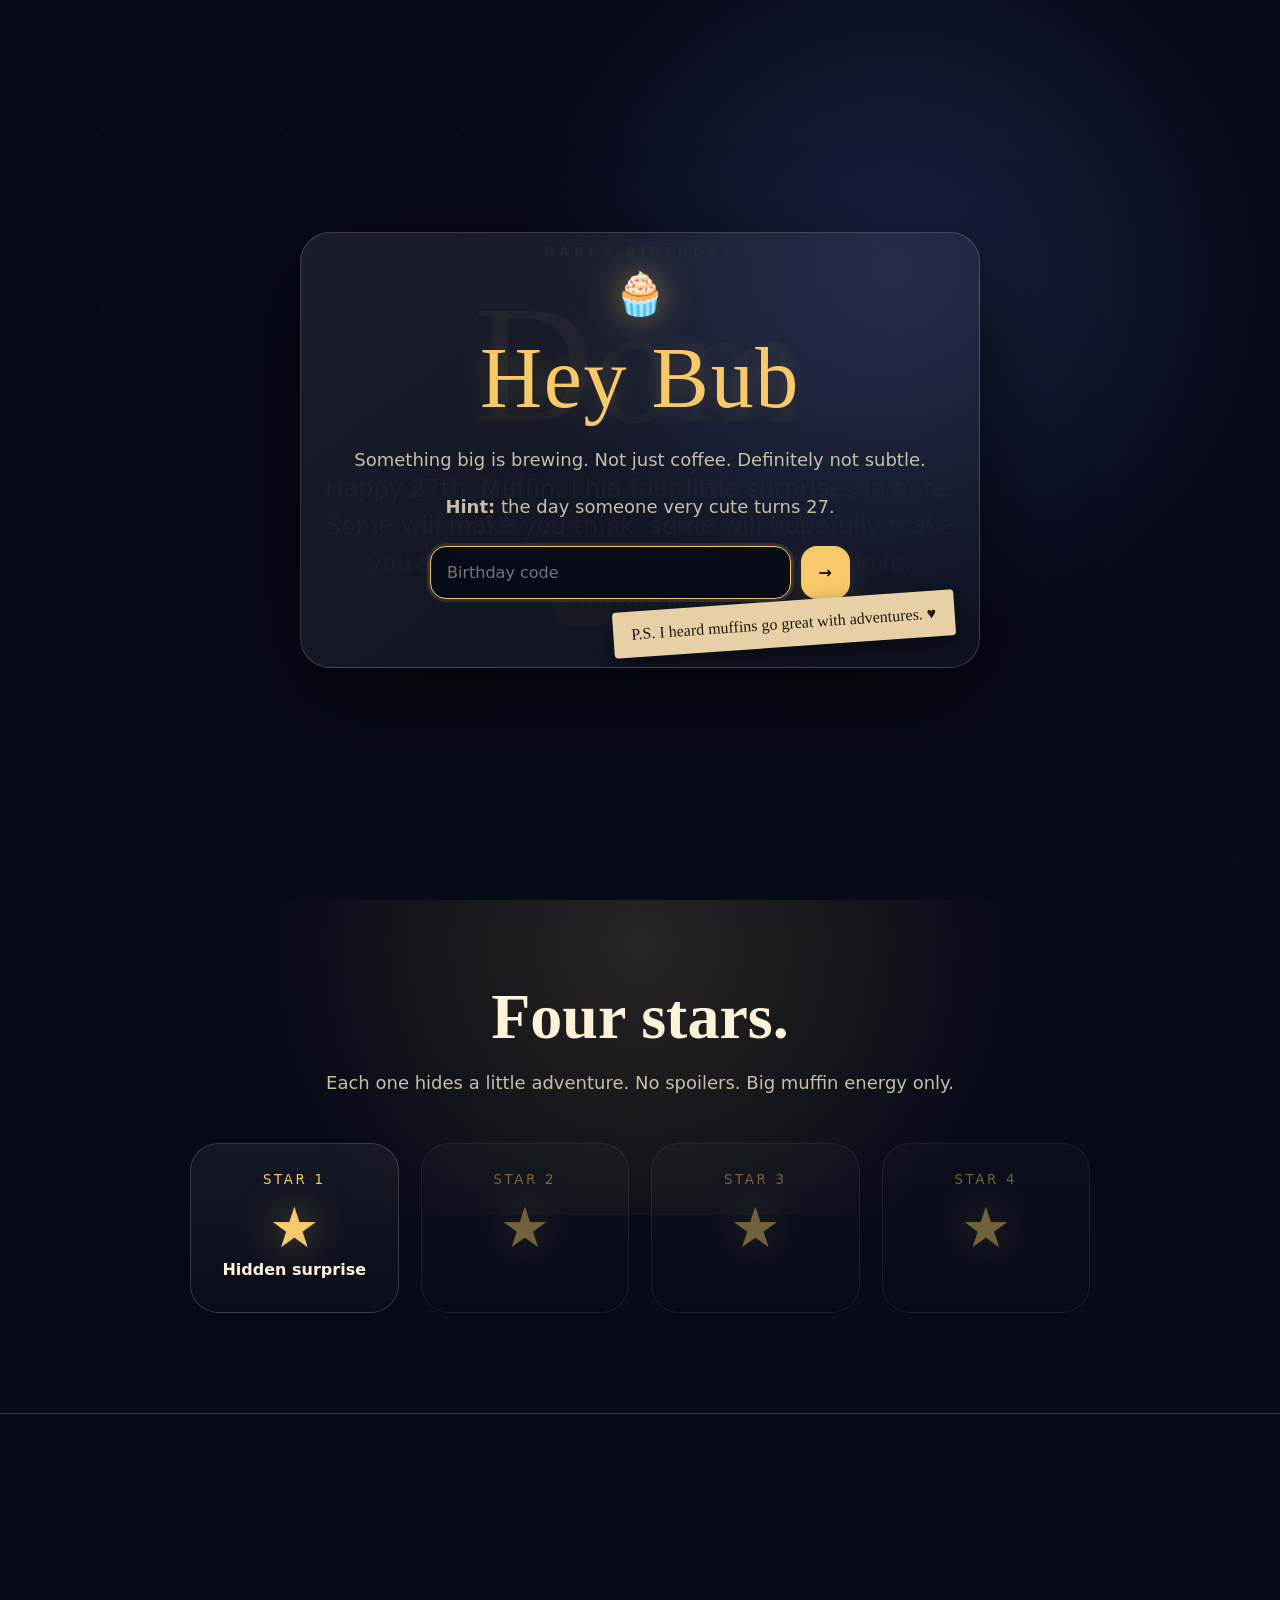
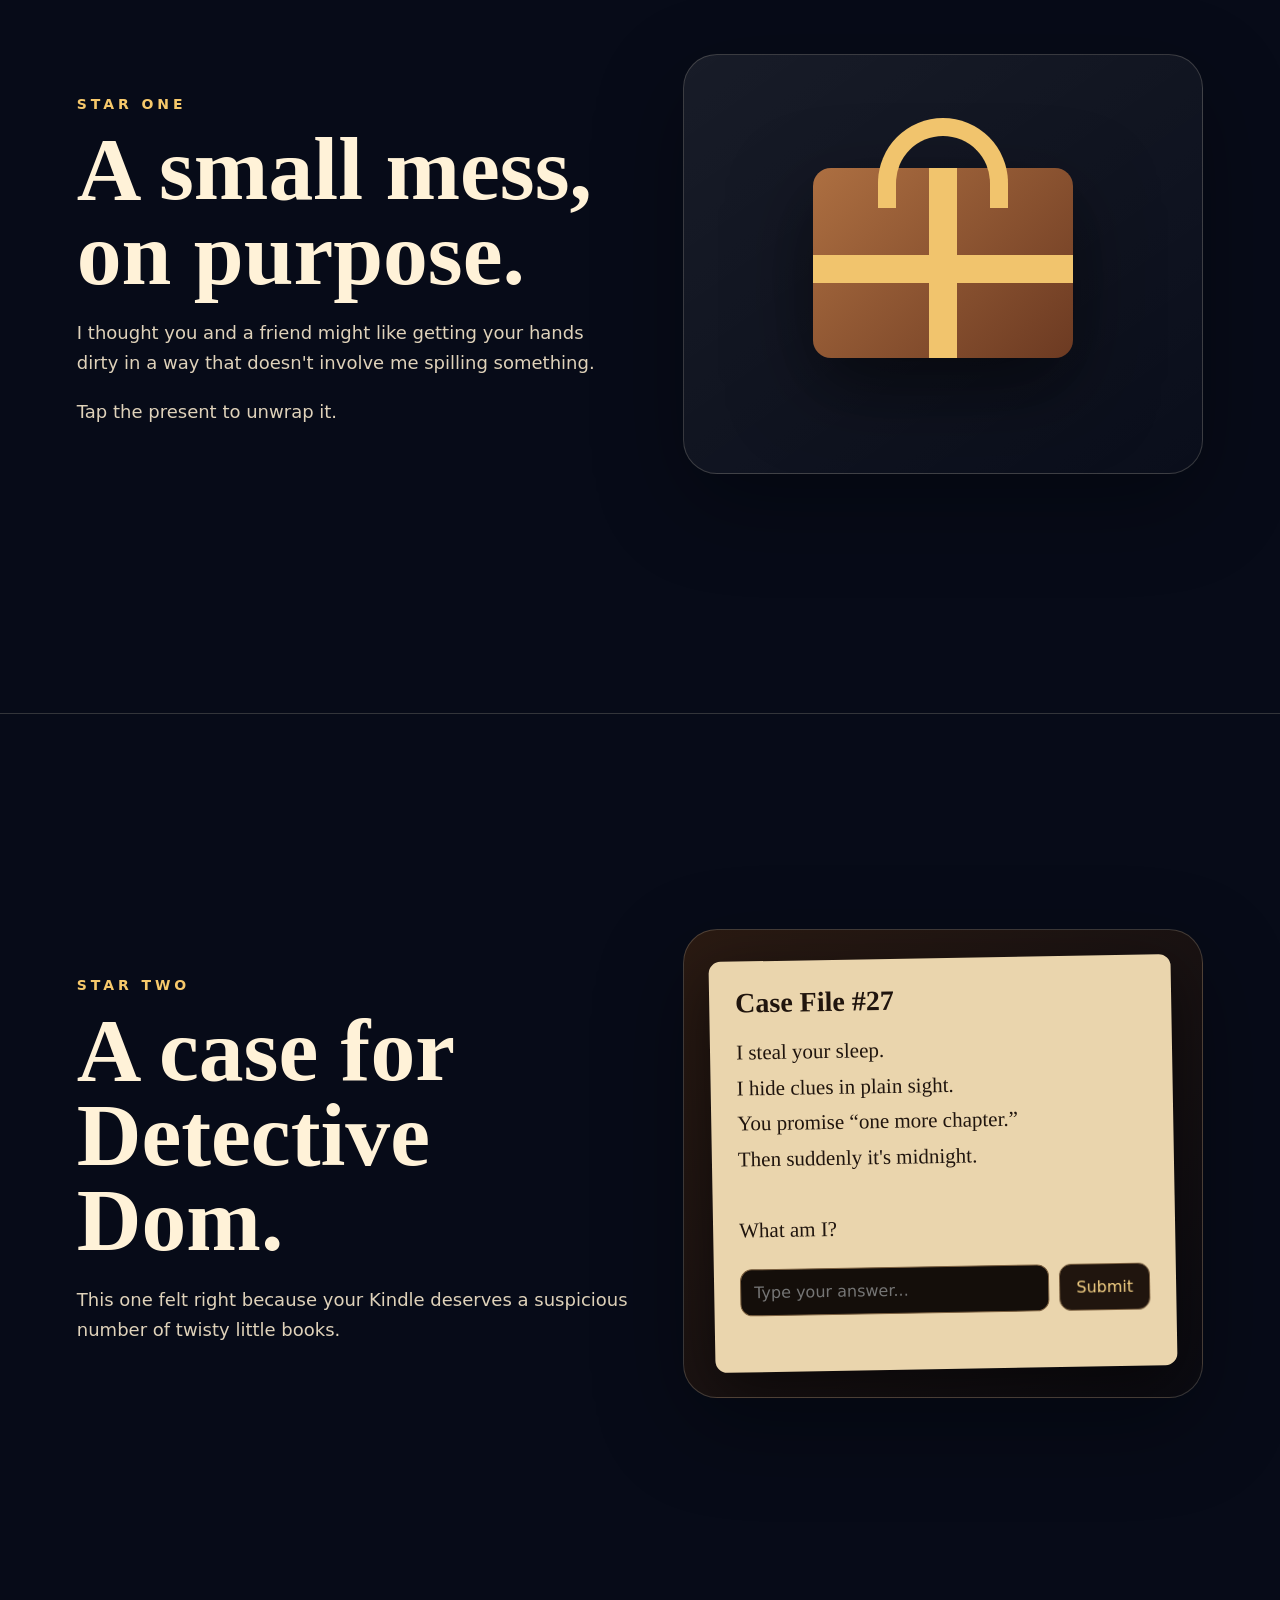
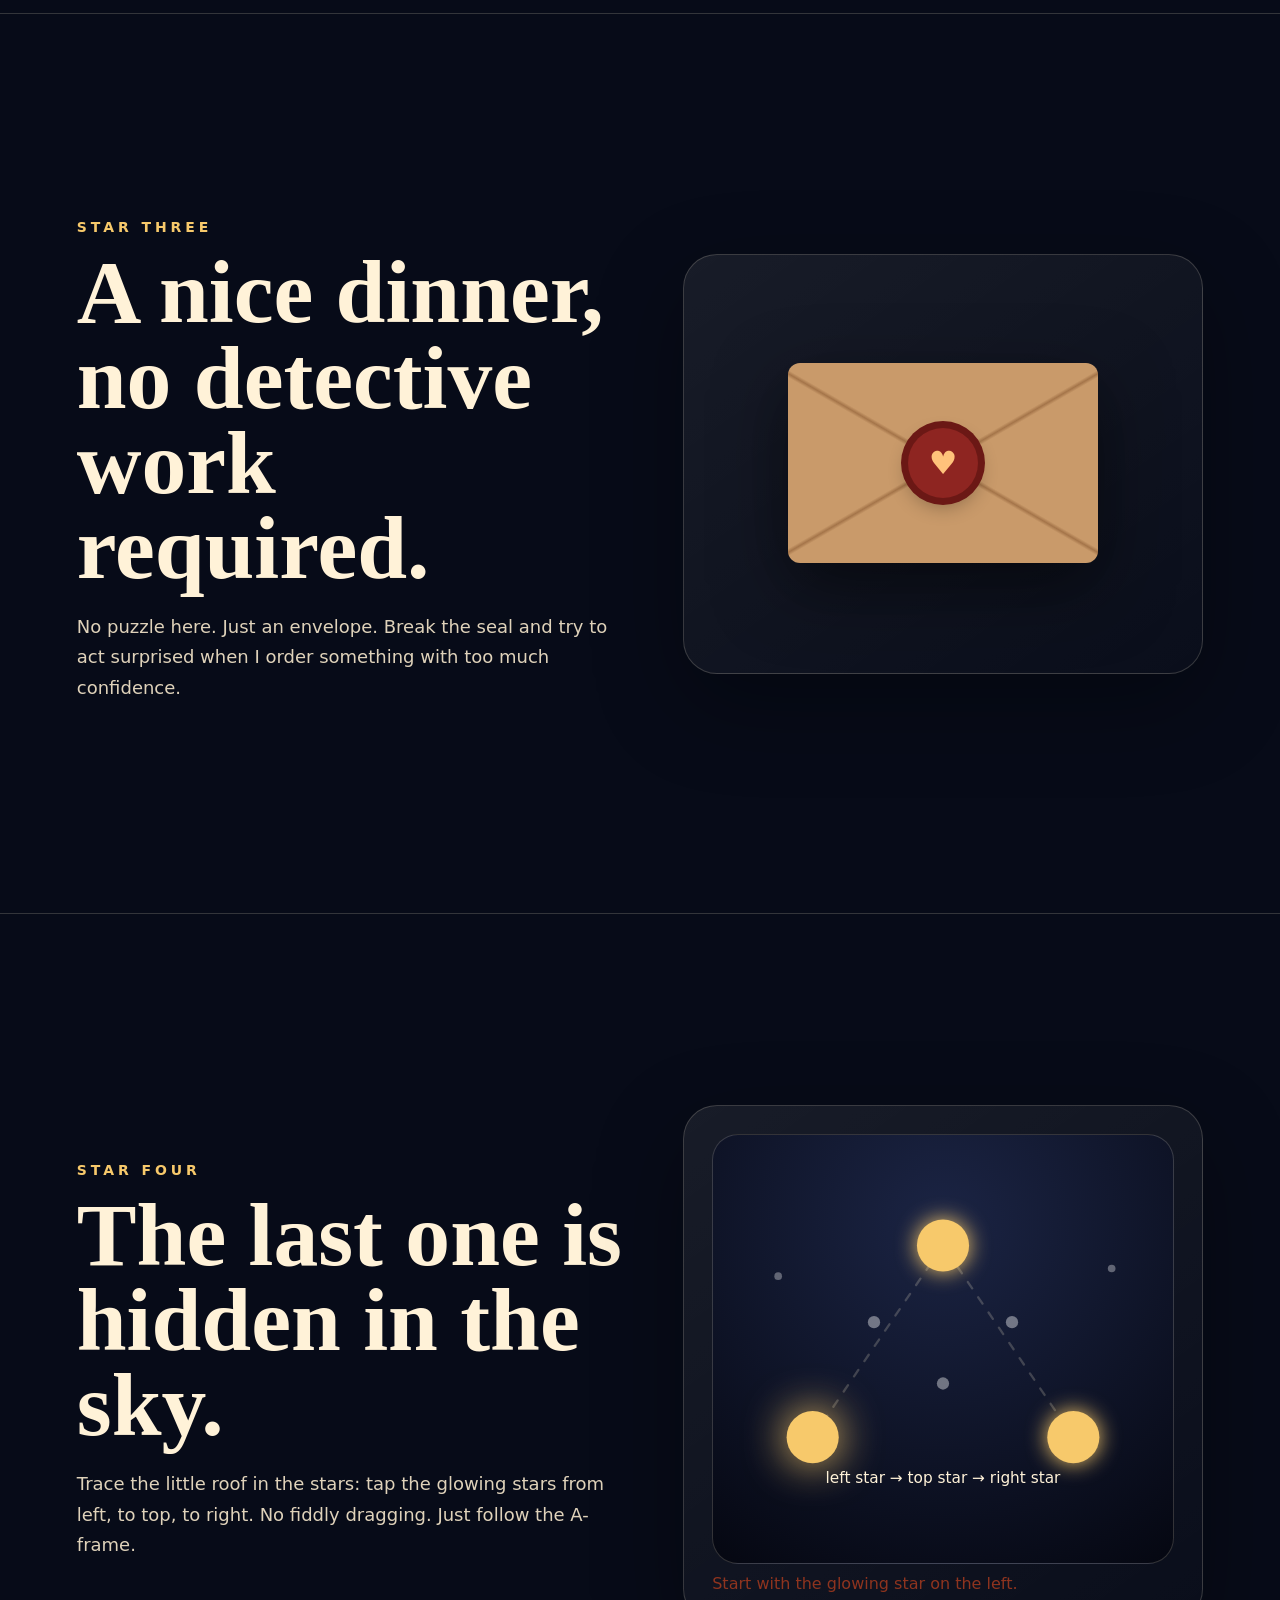
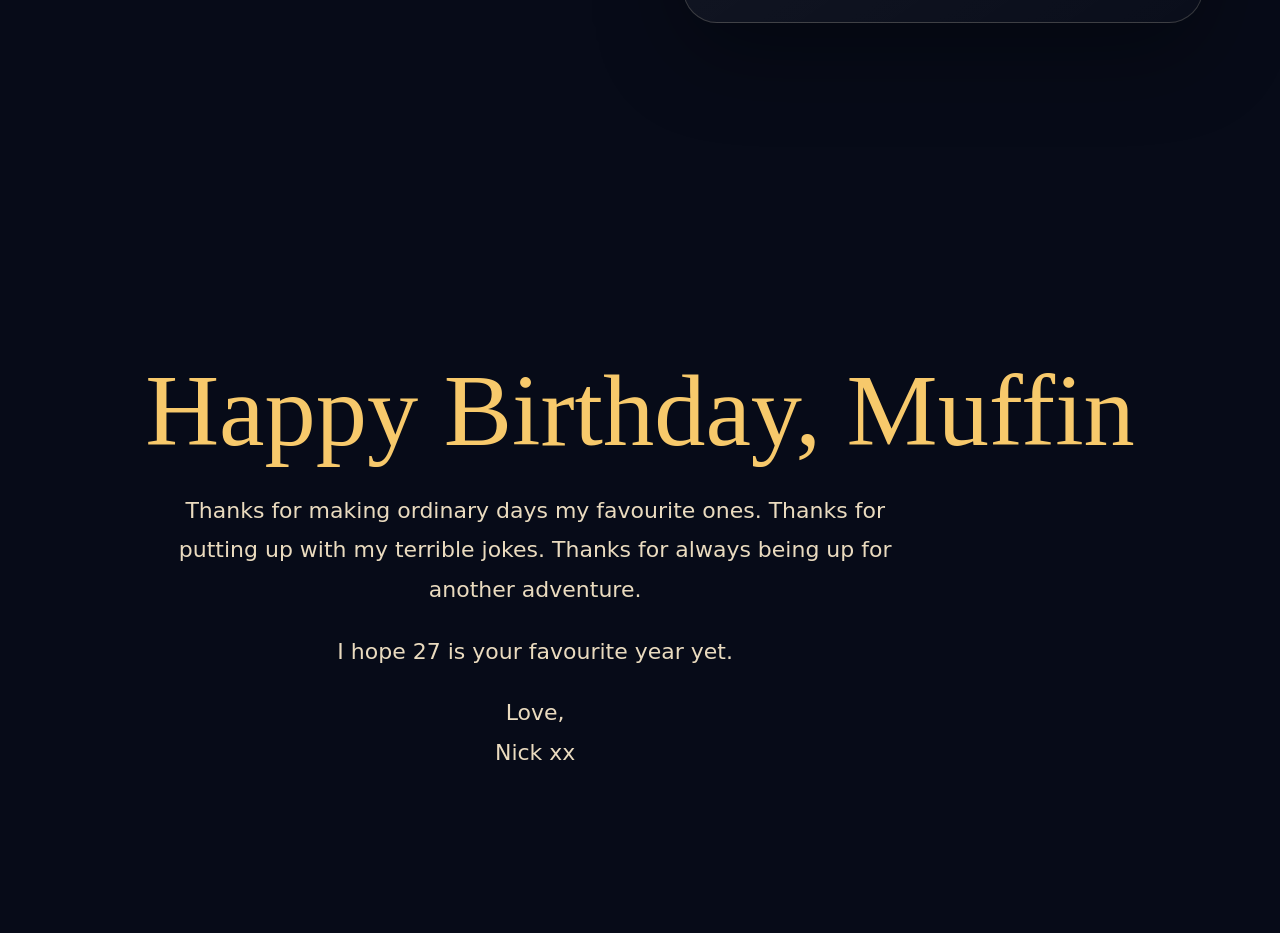
<file: index.html>
<!doctype html>
<html lang="en">
<head>
<meta charset="utf-8" />
<meta name="viewport" content="width=device-width, initial-scale=1" />
<title>Dom's Birthday Quest</title>
<style>
:root{
  --ink:#0b1020; --night:#070b18; --navy:#111a33; --gold:#f7c96b; --cream:#fff2d8; --muted:#c8bda8;
  --rose:#ff9b8f; --line:rgba(255,242,216,.18); --glass:rgba(255,255,255,.06);
}
*{box-sizing:border-box} html{scroll-behavior:smooth} body{margin:0;background:var(--night);color:var(--cream);font-family:Inter, ui-sans-serif, system-ui, -apple-system, BlinkMacSystemFont,"Segoe UI",sans-serif;overflow-x:hidden}
body.locked{overflow:hidden}.serif{font-family:Georgia, 'Times New Roman', serif}.script{font-family:'Brush Script MT','Segoe Script',cursive;font-weight:400}
button,input{font:inherit} a{color:inherit}.sr{position:absolute;left:-999px}
.sky{position:fixed;inset:0;z-index:-5;background:radial-gradient(circle at 50% 110%,#362444 0,#14203e 32%,#080d1d 72%,#050713 100%);overflow:hidden}.sky:before,.sky:after{content:"";position:absolute;inset:0;background-image:radial-gradient(circle,#fff 0 1px,transparent 1.5px),radial-gradient(circle,#f7c96b 0 1px,transparent 1.5px);background-size:180px 180px,260px 260px;background-position:12px 40px,80px 120px;opacity:.45;animation:drift 70s linear infinite}.sky:after{filter:blur(1px);opacity:.24;animation-duration:120s}.glow{position:fixed;inset:auto 0 -35vh 0;height:60vh;background:radial-gradient(circle,#f7c96b22,transparent 55%);z-index:-4;pointer-events:none}.shooting{position:fixed;top:12%;left:-15%;width:160px;height:2px;background:linear-gradient(90deg,transparent,#fff,transparent);transform:rotate(-20deg);filter:drop-shadow(0 0 8px #fff);animation:shoot 16s ease-in-out infinite;z-index:-3}
@keyframes drift{to{transform:translate3d(-140px,-120px,0)}}@keyframes shoot{0%,78%,100%{opacity:0;transform:translateX(0) rotate(-20deg)}82%{opacity:1}89%{opacity:0;transform:translateX(125vw) rotate(-20deg)}}
/* Lock */
.lock{position:fixed;inset:0;z-index:50;display:grid;place-items:center;padding:24px;background:radial-gradient(circle at 70% 30%,#1c284dcc,transparent 34%),linear-gradient(#070b18ee,#070b18);transition:.8s ease}.lock.open{opacity:0;visibility:hidden;pointer-events:none}.lock-card{width:min(680px,100%);border:1px solid var(--line);border-radius:30px;padding:36px;background:linear-gradient(145deg,rgba(255,255,255,.08),rgba(255,255,255,.03));box-shadow:0 30px 100px #000a;text-align:center;position:relative;overflow:hidden}.lock-card:before{content:"🧁";font-size:42px;display:block;margin-bottom:10px;filter:drop-shadow(0 0 18px #f7c96b88)}.lock h1{font-size:clamp(42px,9vw,86px);margin:0;color:var(--gold);letter-spacing:.02em;text-shadow:0 0 24px #f7c96b33}.lock p{font-size:18px;line-height:1.6;color:var(--muted)}.pass-row{display:flex;gap:10px;margin:24px auto 10px;max-width:420px}.pass-row input{flex:1;background:#070b18;border:1px solid var(--line);border-radius:16px;padding:16px;color:var(--cream);outline:none}.pass-row input:focus{border-color:var(--gold);box-shadow:0 0 0 3px #f7c96b22}.pass-row button,.primary{background:var(--gold);color:#18100b;border:0;border-radius:16px;padding:14px 18px;font-weight:800;cursor:pointer;box-shadow:0 10px 30px #f7c96b22;transition:.2s}.pass-row button:hover,.primary:hover{transform:translateY(-2px)}.wrong{min-height:22px;color:#ffb3aa}.note{position:absolute;right:24px;bottom:20px;transform:rotate(-4deg);background:#e7d0a6;color:#21190f;padding:14px 18px;border-radius:4px;box-shadow:0 8px 20px #0007;font-family:Georgia,serif}
/* Sections */
section{min-height:100vh;padding:100px 6vw;position:relative}.hero{display:grid;place-items:center;text-align:center}.hero h2{letter-spacing:.36em;font-size:13px;color:var(--gold);text-transform:uppercase}.hero h1{font-size:clamp(64px,13vw,168px);margin:10px 0;color:var(--gold);text-shadow:0 0 38px #f7c96b44}.hero p{max-width:660px;margin:10px auto;font-size:clamp(18px,2vw,24px);line-height:1.55;color:#f6e4c1}.scrollcue{margin-top:36px;color:var(--gold);animation:bob 1.6s ease-in-out infinite}@keyframes bob{50%{transform:translateY(8px)}}
.map{min-height:auto;padding-top:80px}.map h2{text-align:center;font-size:clamp(34px,5vw,68px);margin:0 0 10px}.map>p{text-align:center;color:var(--muted);font-size:18px;margin-bottom:50px}.stars-map{max-width:900px;margin:0 auto;display:grid;grid-template-columns:repeat(4,1fr);gap:22px}.quest-star{background:linear-gradient(180deg,#ffffff0e,#ffffff04);border:1px solid var(--line);border-radius:28px;padding:28px 18px;text-align:center;min-height:170px;cursor:pointer;position:relative;overflow:hidden;transition:.25s}.quest-star:hover{transform:translateY(-6px);border-color:#f7c96b66}.quest-star .star{font-size:56px;color:var(--gold);display:block;filter:drop-shadow(0 0 20px #f7c96b88);animation:pulse 2s ease-in-out infinite}.quest-star.locked{opacity:.45;cursor:not-allowed}.quest-star.done{border-color:#f7c96b88;background:#f7c96b12}.quest-star small{display:block;letter-spacing:.2em;text-transform:uppercase;color:var(--gold);margin-bottom:8px}.quest-star b{opacity:0;transition:.3s}.quest-star.done b,.quest-star.active b{opacity:1}.quest-star:not(.done):not(.active) b:before{content:"Hidden surprise";opacity:.65}.quest-star:not(.done):not(.active) b{font-size:0}.quest-star:not(.done):not(.active) b:before{font-size:16px}@keyframes pulse{50%{transform:scale(1.08)}}
.chapter{display:grid;grid-template-columns:minmax(0,1fr) minmax(300px,520px);gap:54px;align-items:center;border-top:1px solid var(--line)}.chapter h3{letter-spacing:.28em;text-transform:uppercase;color:var(--gold);font-size:14px}.chapter h2{font-size:clamp(44px,7vw,92px);line-height:.95;margin:0 0 22px}.chapter p{font-size:18px;line-height:1.7;color:#dfd2ba}.panel{border:1px solid var(--line);border-radius:34px;background:linear-gradient(145deg,#ffffff12,#ffffff04);box-shadow:0 30px 90px #0005;padding:28px;min-height:420px;position:relative;overflow:hidden}.hidden{display:none!important}.revealed{animation:pop .55s cubic-bezier(.2,1,.3,1) both}@keyframes pop{from{opacity:0;transform:translateY(18px) scale(.98)}to{opacity:1;transform:none}}
/* Gift 1 */
.parcel{height:360px;display:grid;place-items:center}.box{width:260px;height:190px;background:linear-gradient(135deg,#ad6f41,#6c3a22);border-radius:18px;position:relative;box-shadow:0 30px 80px #0008;cursor:pointer;transition:.4s}.box:before,.box:after{content:"";position:absolute;background:#f1c46d}.box:before{width:28px;height:100%;left:50%;top:0;transform:translateX(-50%)}.box:after{height:28px;width:100%;left:0;top:46%}.ribbon{position:absolute;top:-50px;left:50%;width:130px;height:90px;transform:translateX(-50%);border:18px solid #f1c46d;border-bottom:0;border-radius:80px 80px 0 0}.box.open{transform:rotate(-2deg) translateY(12px);opacity:.2}.voucher{background:#f4dfb6;color:#23180e;border-radius:14px;padding:28px;box-shadow:0 20px 60px #0007;transform:rotate(-2deg);text-align:center}.voucher h4{font-family:Georgia,serif;font-size:34px;margin:0 0 8px}.voucher strong{font-size:22px}.tiny{font-size:14px;color:#82633c}
/* Gift 2 */
.desk{background:linear-gradient(135deg,#2a1a12,#0b0b12);}.case-paper{background:#ead5ad;color:#20150e;border-radius:12px;padding:26px;box-shadow:0 20px 60px #0008;transform:rotate(-1deg)}.case-paper h4{font-family:Georgia,serif;font-size:28px;margin:0 0 16px}.riddle{font-family:Georgia,serif;font-size:21px;line-height:1.7}.answer{display:flex;gap:10px;margin-top:20px}.answer input{flex:1;background:#140e0a;border:1px solid #7b6040;border-radius:12px;padding:13px;color:var(--cream)}.answer button{background:#20150e;color:#f8d487;border:1px solid #7b6040;border-radius:12px;padding:12px 16px;cursor:pointer}.hint{color:#8e341f;margin-top:10px;min-height:20px}
/* Gift 3 */
.envelope{height:360px;display:grid;place-items:center}.env{width:310px;height:200px;background:#c99a6a;border-radius:12px;position:relative;box-shadow:0 24px 70px #0008;cursor:grab}.env:before{content:"";position:absolute;inset:0;background:linear-gradient(150deg,transparent 49%,#95653c 50%,transparent 51%),linear-gradient(30deg,transparent 49%,#95653c 50%,transparent 51%);opacity:.7}.seal{position:absolute;left:50%;top:50%;transform:translate(-50%,-50%);width:70px;height:70px;border-radius:50%;background:#8e2521;box-shadow:0 0 0 7px #6b1815,0 8px 20px #0005;display:grid;place-items:center;color:#ffc27b;font-size:32px;transition:.3s}.env.open .seal{transform:translate(135px,-105px) rotate(30deg);opacity:.2}.invite{background:#f2dfbd;color:#1d130c;border-radius:16px;padding:30px;text-align:center;box-shadow:0 24px 70px #0008}.invite h4{font-family:Georgia,serif;font-size:40px;margin:0 0 10px}.invite p{color:#2b1b12;margin:8px 0}
/* Gift 4 */
.constellation{height:430px;background:radial-gradient(circle at 50% 20%,#1b2444,#050711);border-radius:26px;border:1px solid var(--line);position:relative;overflow:hidden}.constellation svg{position:absolute;inset:0;width:100%;height:100%}.node{cursor:pointer;filter:drop-shadow(0 0 14px #f7c96b);transition:.2s}.node:hover{transform:scale(1.08)}.node.current{animation:starbeat 1s ease-in-out infinite;filter:drop-shadow(0 0 28px #f7c96b)}.node.done{fill:var(--gold)}@keyframes starbeat{50%{opacity:.65}}.path{stroke:var(--gold);stroke-width:4;stroke-linecap:round;stroke-dasharray:800;stroke-dashoffset:800}.path.draw{animation:draw 1.2s forwards}@keyframes draw{to{stroke-dashoffset:0}}.final-reveal{padding:0;min-height:100vh}.cinema{min-height:100vh;display:grid;grid-template-columns:1fr 1fr;align-items:center;gap:50px;padding:90px 6vw;background:radial-gradient(circle at 70% 30%,#f7c96b17,transparent 32%),#050711}.aframe-art{height:min(72vh,680px);position:relative;border-radius:34px;overflow:hidden;background:linear-gradient(#081228,#0a0b0f);box-shadow:0 30px 100px #000a;border:1px solid var(--line)}.milky{position:absolute;inset:0;background-image:radial-gradient(circle,#fff 0 1px,transparent 2px),radial-gradient(circle,#f7c96b 0 1px,transparent 2px);background-size:90px 90px,140px 140px;opacity:.8}.mountains{position:absolute;left:0;right:0;bottom:0;height:45%;background:linear-gradient(145deg,transparent 48%,#101b14 49%),linear-gradient(220deg,transparent 52%,#0c1510 53%);background-size:55% 100%;background-repeat:no-repeat;background-position:left bottom,right bottom}.cabin{position:absolute;left:50%;bottom:8%;transform:translateX(-50%);width:56%;height:62%;clip-path:polygon(50% 0,100% 100%,0 100%);background:linear-gradient(90deg,#29160d,#b46f37 45%,#3d2113);box-shadow:0 0 60px #f7c96b55}.cabin:before{content:"";position:absolute;inset:8% 12%;clip-path:polygon(50% 0,100% 100%,0 100%);border:14px solid #111;}.door{position:absolute;left:42%;bottom:0;width:16%;height:34%;background:#ffcc7a;box-shadow:0 0 30px #f7c96b}.deck{position:absolute;left:18%;right:18%;bottom:5%;height:6px;background:#80502e;box-shadow:0 0 20px #f7c96b}.bath{position:absolute;right:11%;bottom:13%;width:94px;height:38px;border-radius:50%;border:8px solid #bfc5bd;background:#1a2430;box-shadow:0 0 30px #f7c96b44}.fairylights{position:absolute;left:19%;right:19%;bottom:34%;height:40px;border-top:2px dashed #f7c96baa}.fairylights:after{content:"✦ ✦ ✦ ✦ ✦ ✦ ✦";color:var(--gold);letter-spacing:18px;position:absolute;top:-13px;left:2%}.ending h2{font-size:clamp(50px,8vw,120px);line-height:.95;margin:0;color:var(--gold)}.ending p{font-size:21px;line-height:1.7;color:#f0dfc3}.handnote{background:#e7d0a6;color:#21190f;padding:22px;border-radius:6px;transform:rotate(-2deg);display:inline-block;box-shadow:0 20px 60px #0007;font-family:Georgia,serif;margin-top:18px}.complete{min-height:80vh;text-align:center;display:grid;place-items:center}.complete h2{font-size:clamp(52px,8vw,110px);color:var(--gold);margin:0}.complete p{max-width:780px;font-size:22px;line-height:1.8;color:#eadbbf}.egg{position:fixed;right:18px;bottom:18px;background:#ffffff0c;border:1px solid var(--line);border-radius:99px;padding:12px 15px;cursor:pointer;z-index:4}.toast{position:fixed;left:50%;bottom:30px;transform:translateX(-50%) translateY(30px);opacity:0;background:#151a2c;border:1px solid #f7c96b55;border-radius:16px;color:var(--cream);padding:14px 18px;z-index:20;transition:.3s}.toast.show{opacity:1;transform:translateX(-50%) translateY(0)}
@media(max-width:850px){section{padding:70px 22px}.stars-map{grid-template-columns:1fr 1fr}.chapter,.cinema{grid-template-columns:1fr}.note{position:static;margin-top:20px}.pass-row{flex-direction:column}.hero h1{font-size:72px}.chapter h2{font-size:48px}.panel{min-height:auto}.cinema{padding:70px 22px}.aframe-art{height:520px}}
</style>
</head>
<body class="locked">
<div class="sky"></div><div class="glow"></div><div class="shooting"></div>
<div class="lock" id="lock">
  <div class="lock-card">
    <h1 class="script">Hey Bub</h1>
    <p>Something big is brewing. Not just coffee. Definitely not subtle.</p>
    <p><strong>Hint:</strong> the day someone very cute turns 27.</p>
    <form class="pass-row" id="passForm"><input id="pass" autocomplete="off" placeholder="Birthday code" autofocus><button>→</button></form>
    <div class="wrong" id="wrong"></div>
    <div class="note">P.S. I heard muffins go great with adventures. ♥</div>
  </div>
</div>
<main>
<section class="hero" id="top">
  <div>
    <h2>Happy Birthday</h2>
    <h1 class="script">Dom</h1>
    <p>Happy 27th, Muffin. I hid four little surprises in here. Some will make you think, some will hopefully make you smile, and one... I really hope you'll love.</p>
    <a class="primary" href="#map">Start the quest</a>
    <div class="scrollcue">⌄</div>
  </div>
</section>
<section class="map" id="map">
  <h2 class="serif">Four stars.</h2>
  <p>Each one hides a little adventure. No spoilers. Big muffin energy only.</p>
  <div class="stars-map">
    <div class="quest-star active" data-go="gift1"><small>Star 1</small><span class="star">★</span><b>Hidden surprise</b></div>
    <div class="quest-star locked" data-go="gift2"><small>Star 2</small><span class="star">★</span><b>Hidden surprise</b></div>
    <div class="quest-star locked" data-go="gift3"><small>Star 3</small><span class="star">★</span><b>Hidden surprise</b></div>
    <div class="quest-star locked" data-go="gift4"><small>Star 4</small><span class="star">★</span><b>Hidden surprise</b></div>
  </div>
</section>
<section class="chapter" id="gift1">
  <div><h3>Star One</h3><h2 class="serif">A small mess, on purpose.</h2><p>I thought you and a friend might like getting your hands dirty in a way that doesn't involve me spilling something.</p><p>Tap the present to unwrap it.</p></div>
  <div class="panel"><div class="parcel"><div class="box" id="box"><span class="ribbon"></span></div><div class="voucher hidden" id="v1"><h4>Craft & Soul</h4><strong>2 hour session for you + a friend</strong><p class="tiny">Manly. Clay. Excellent little creations. Probably one iconic mug.</p><button class="primary next" data-done="1" data-next="gift2">Light the next star</button></div></div></div>
</section>
<section class="chapter" id="gift2">
  <div><h3>Star Two</h3><h2 class="serif">A case for Detective Dom.</h2><p>This one felt right because your Kindle deserves a suspicious number of twisty little books.</p></div>
  <div class="panel desk"><div class="case-paper"><h4>Case File #27</h4><div class="riddle">I steal your sleep.<br>I hide clues in plain sight.<br>You promise “one more chapter.”<br>Then suddenly it's midnight.<br><br>What am I?</div><form class="answer" id="riddleForm"><input id="riddleInput" placeholder="Type your answer..."><button>Submit</button></form><div class="hint" id="riddleHint"></div><div class="voucher hidden" id="v2"><h4>Case closed</h4><strong>$100 Amazon Kindle voucher</strong><p class="tiny">For all the crime thrillers, suspicious twists and “I knew it” moments.</p><button class="primary next" data-done="2" data-next="gift3">Light the next star</button></div></div></div>
</section>
<section class="chapter" id="gift3">
  <div><h3>Star Three</h3><h2 class="serif">A nice dinner, no detective work required.</h2><p>No puzzle here. Just an envelope. Break the seal and try to act surprised when I order something with too much confidence.</p></div>
  <div class="panel"><div class="envelope"><div class="env" id="env"><div class="seal">♥</div></div><div class="invite hidden" id="v3"><h4>Grill Americano</h4><p>A voucher for us to use for a very nice dinner.</p><p>Dress code: looking cute. Mandatory.</p><button class="primary next" data-done="3" data-next="gift4">Light the final star</button></div></div></div>
</section>
<section class="chapter" id="gift4">
  <div><h3>Star Four</h3><h2 class="serif">The last one is hidden in the sky.</h2><p>Trace the little roof in the stars: tap the glowing stars from left, to top, to right. No fiddly dragging. Just follow the A-frame.</p></div>
  <div class="panel"><div class="constellation" id="constellation"><svg viewBox="0 0 600 430">
    <path id="ghostPath" d="M130 330 L300 80 L470 330" fill="none" stroke="#fff2d833" stroke-width="3" stroke-linecap="round" stroke-dasharray="10 14"/>
    <path id="roofPath" class="path" d="M130 330 L300 80 L470 330" fill="none"/>
    <circle class="node current" data-i="0" cx="130" cy="330" r="34" fill="#f7c96b"/>
    <circle class="node" data-i="1" cx="300" cy="80" r="34" fill="#f7c96b"/>
    <circle class="node" data-i="2" cx="470" cy="330" r="34" fill="#f7c96b"/>
    <circle cx="210" cy="180" r="8" fill="#fff6"/><circle cx="390" cy="180" r="8" fill="#fff6"/><circle cx="300" cy="260" r="8" fill="#fff6"/><circle cx="85" cy="120" r="5" fill="#fff5"/><circle cx="520" cy="110" r="5" fill="#fff5"/>
    <text x="300" y="390" text-anchor="middle" fill="#fff2d8" font-size="20">left star → top star → right star</text>
  </svg></div><div id="constMsg" class="hint">Start with the glowing star on the left.</div></div>
</section>
<section class="final-reveal hidden" id="final">
  <div class="cinema"><div class="aframe-art"><div class="milky"></div><div class="mountains"></div><div class="cabin"><div class="door"></div></div><div class="deck"></div><div class="fairylights"></div><div class="bath"></div></div><div class="ending"><h2 class="serif">One more adventure.</h2><p>Under the stars. In the bush. Just us.</p><p>A tiny A-frame stay with long baths, slow mornings and absolutely no reason to rush anywhere.</p><div class="handnote">Hunter Valley-ish. Mystery mode. Big muffin energy.</div></div></div>
</section>
<section class="complete"><div><h2 class="script">Happy Birthday, Muffin</h2><p>Thanks for making ordinary days my favourite ones. Thanks for putting up with my terrible jokes. Thanks for always being up for another adventure.</p><p>I hope 27 is your favourite year yet.</p><p>Love,<br>Nick xx</p></div></section>
</main>
<button class="egg" id="egg">🧁</button><div class="toast" id="toast">Achievement unlocked: Big Muffin Energy 🏆</div>
<script>
const okCodes=['2706','270627','0627','27'];const lock=document.getElementById('lock'),pass=document.getElementById('pass'),wrong=document.getElementById('wrong');
document.getElementById('passForm').addEventListener('submit',e=>{e.preventDefault();if(okCodes.includes(pass.value.trim())){document.body.classList.remove('locked');lock.classList.add('open');setTimeout(()=>document.getElementById('top').scrollIntoView(),200)}else{wrong.textContent='Close, but the birthday gods disagree.';pass.value='';pass.focus();}});
function unlock(n){document.querySelector(`[data-go="gift${n}"]`)?.classList.remove('locked');document.querySelector(`[data-go="gift${n}"]`)?.classList.add('active');}
function done(n,label){const s=document.querySelector(`[data-go="gift${n}"]`);if(s){s.classList.add('done');s.querySelector('b').textContent=label;}}
document.querySelectorAll('.quest-star').forEach(s=>s.addEventListener('click',()=>{if(!s.classList.contains('locked'))document.getElementById(s.dataset.go).scrollIntoView({behavior:'smooth'})}));
document.getElementById('box').onclick=()=>{box.classList.add('open');setTimeout(()=>document.getElementById('v1').classList.remove('hidden'),300)};
document.getElementById('env').onclick=()=>{env.classList.add('open');setTimeout(()=>{env.classList.add('hidden');v3.classList.remove('hidden')},450)};
document.querySelectorAll('.next').forEach(btn=>btn.addEventListener('click',()=>{const d=btn.dataset.done; const labels={1:'Craft & Soul',2:'Kindle voucher',3:'Dinner date'};done(d,labels[d]);unlock(Number(d)+1);document.getElementById(btn.dataset.next).scrollIntoView({behavior:'smooth'});}));
document.getElementById('riddleForm').addEventListener('submit',e=>{e.preventDefault();const a=riddleInput.value.toLowerCase().trim();const good=['thriller','crime thriller','crime novel','novel','book','story'];if(good.some(g=>a.includes(g))){riddleHint.textContent='Correct. Suspiciously clever.';v2.classList.remove('hidden');v2.classList.add('revealed')}else{riddleHint.textContent='Not quite. Think twisty Kindle obsession.'}});
let order=[0,1,2],pos=0;const nodes=[...document.querySelectorAll('.node')];function setCurrent(){nodes.forEach(n=>n.classList.remove('current'));if(nodes[pos])nodes[pos].classList.add('current')}nodes.forEach(node=>node.addEventListener('click',()=>{const i=+node.dataset.i;if(i===order[pos]){node.classList.add('done');node.classList.remove('current');pos++;constMsg.textContent=['Good start. Now climb to the top.','Yep. Now come back down to the right.','There it is.'][pos-1]||'';setCurrent();if(pos===3){roofPath.classList.add('draw');done(4,'Tiny home escape');constMsg.textContent='A-frame acquired. Big muffin energy.';setTimeout(()=>{document.getElementById('final').classList.remove('hidden');document.getElementById('final').scrollIntoView({behavior:'smooth'})},1200)}}else{constMsg.textContent='So close. Follow the roofline: left, top, right.';nodes[pos]?.classList.add('current')}}));
egg.onclick=()=>{toast.classList.add('show');setTimeout(()=>toast.classList.remove('show'),2400)};
</script>
</body>
</html>
</file>
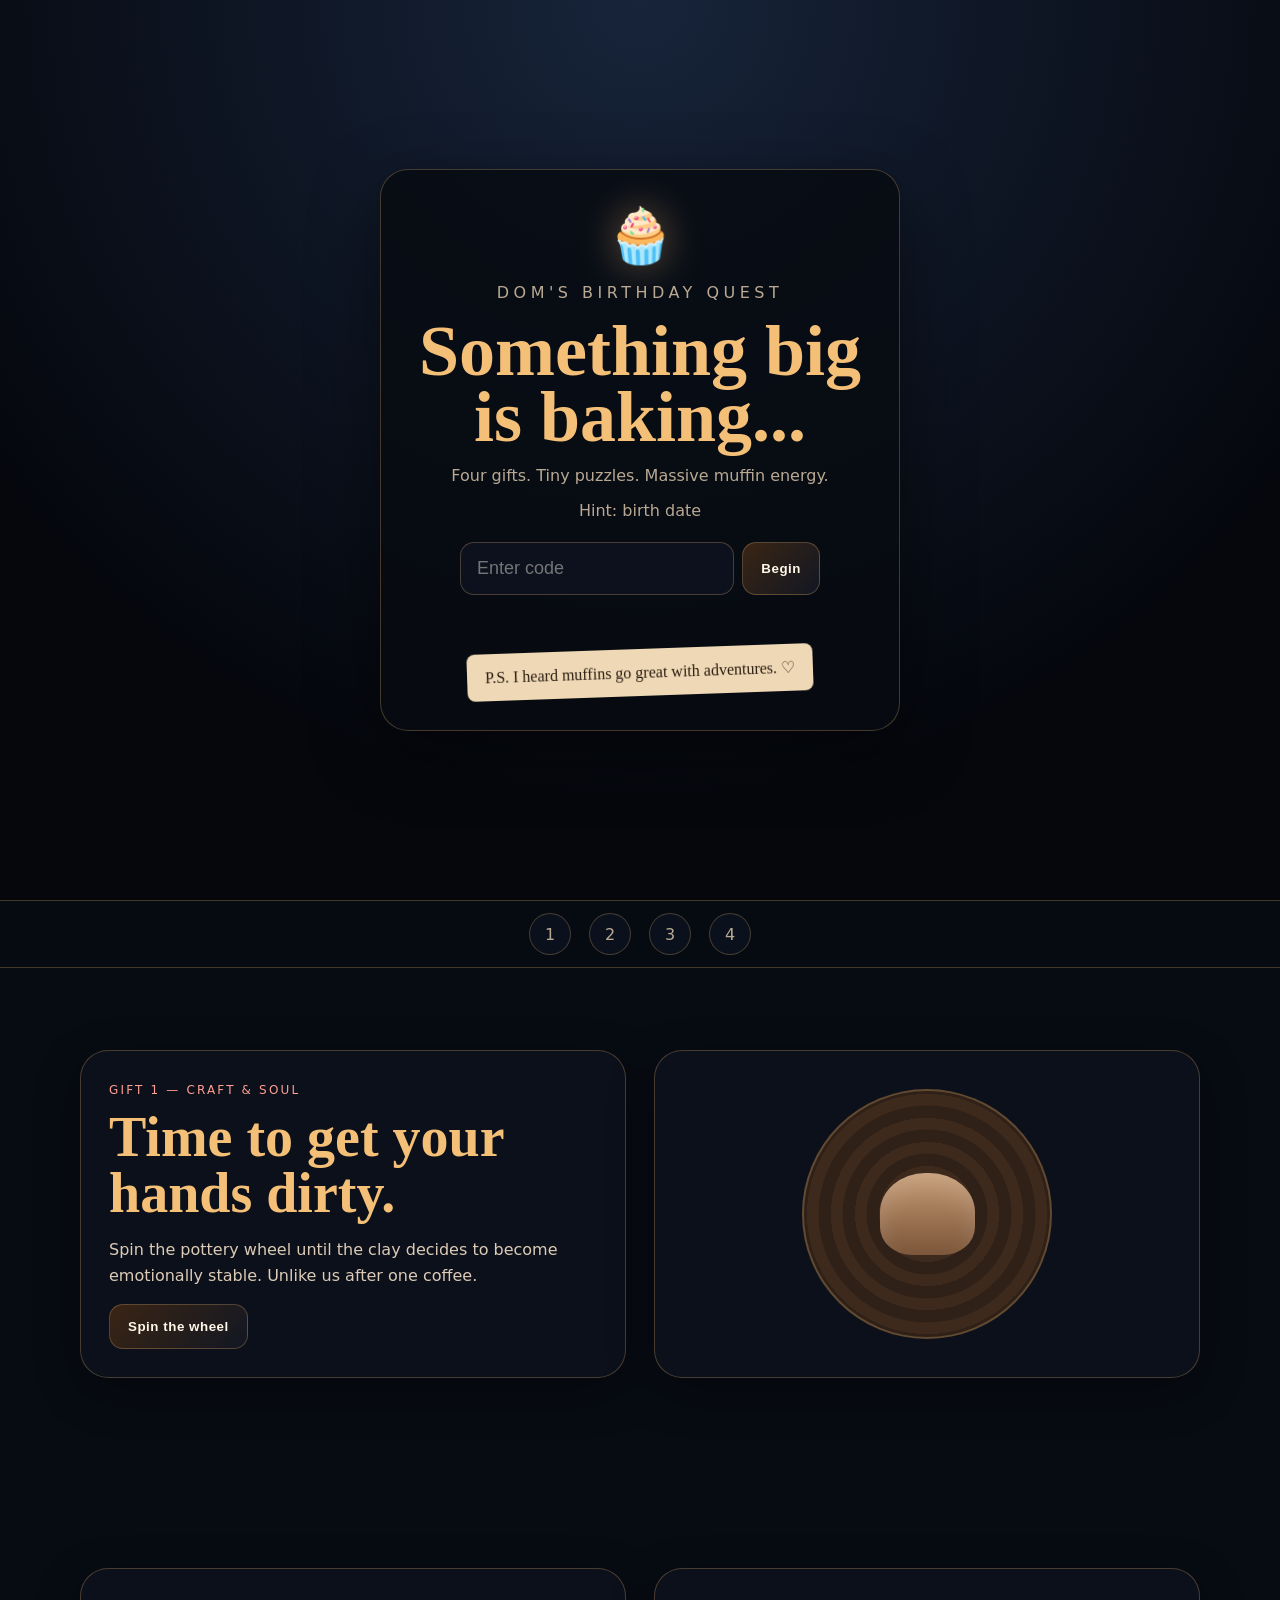
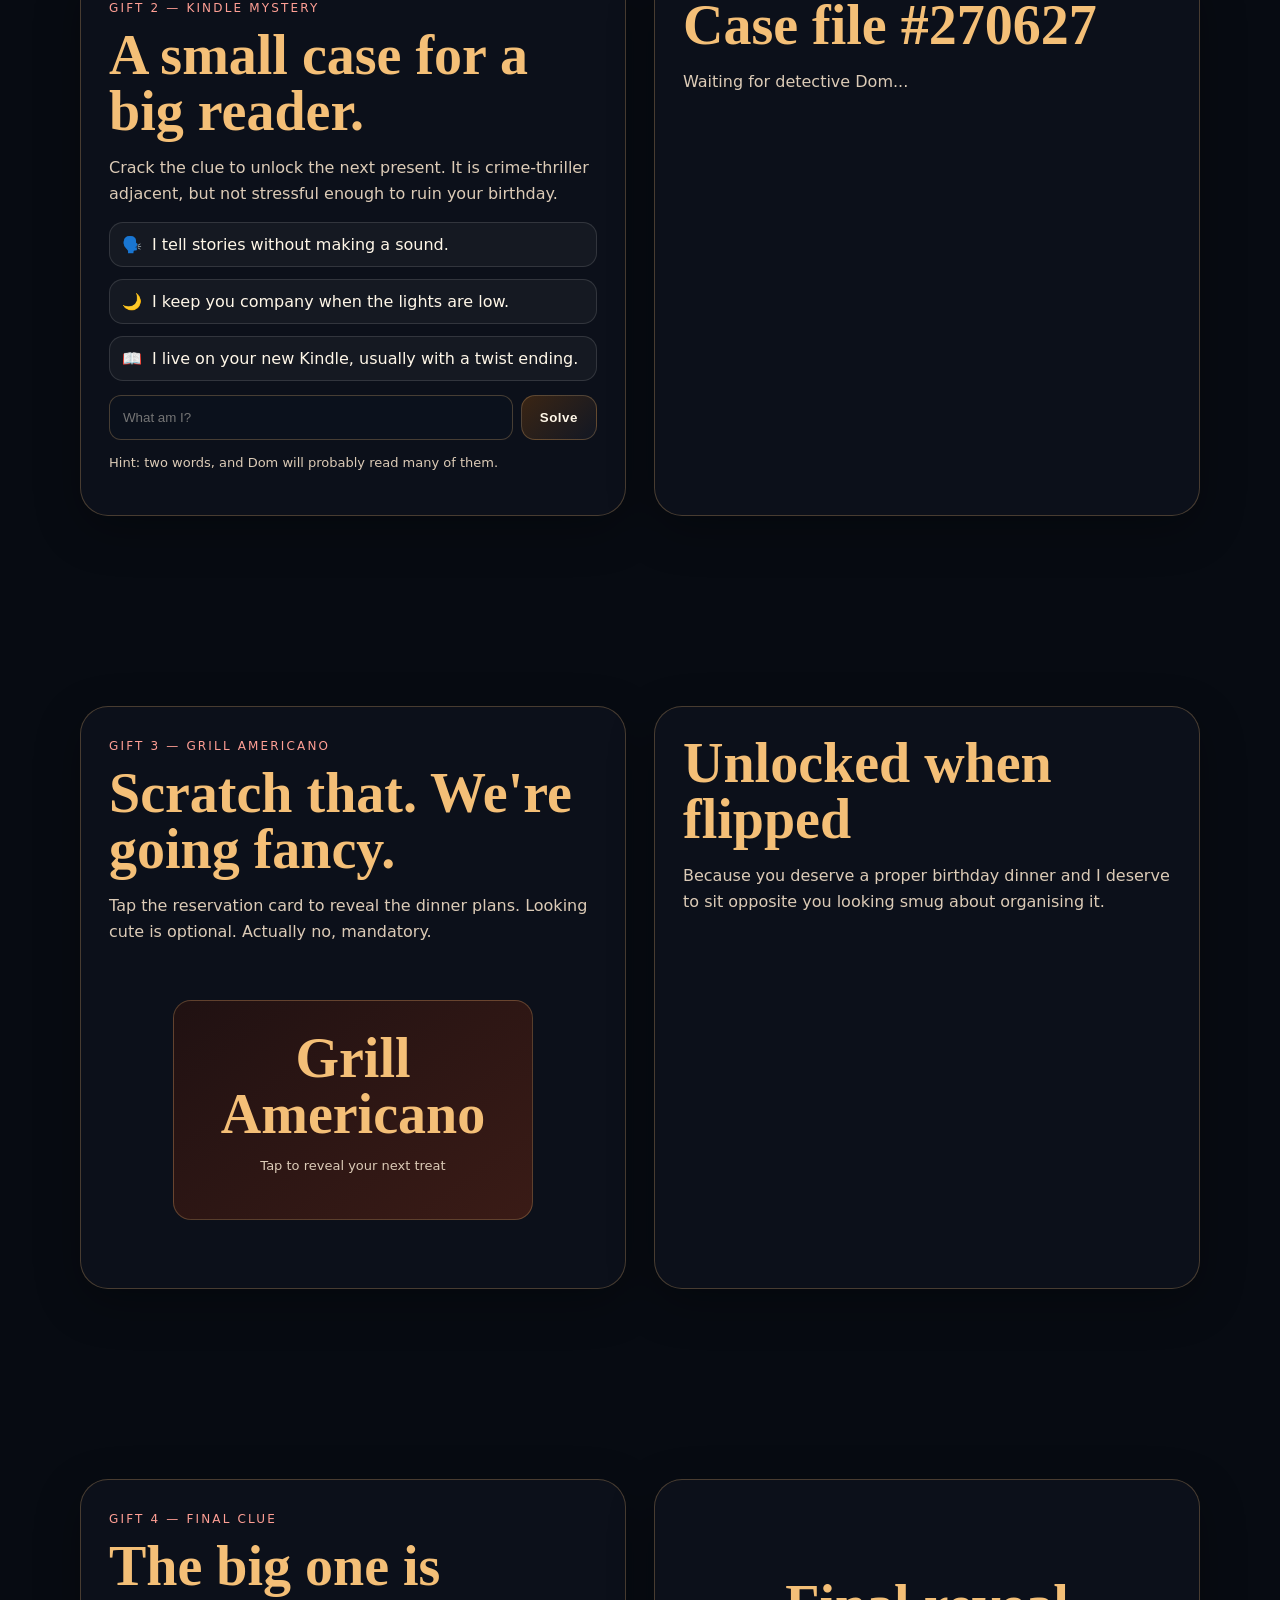
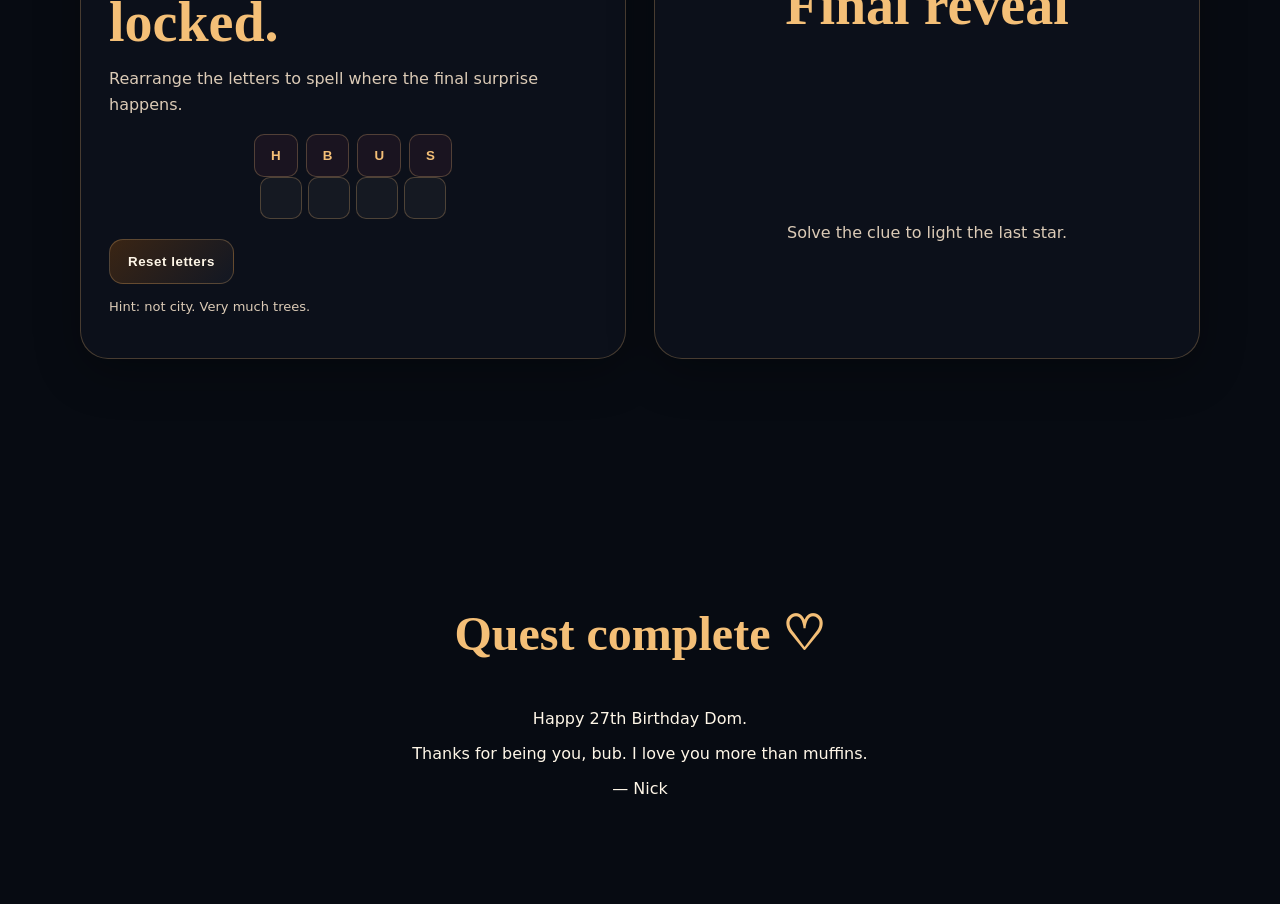
<file: index 3.html>
<!doctype html>
<html lang="en">
<head>
<meta charset="utf-8" />
<meta name="viewport" content="width=device-width, initial-scale=1" />
<title>Dom's 27th Birthday Quest</title>
<style>
:root{--bg:#070b12;--ink:#fff7e8;--gold:#f4bf77;--rose:#ff9f95;--muted:#b9a994;--card:rgba(15,19,29,.78);--line:rgba(244,191,119,.26);--green:#a9d18e;--blue:#9fc8ff}
*{box-sizing:border-box}html{scroll-behavior:smooth}body{margin:0;background:var(--bg);color:var(--ink);font-family:ui-sans-serif,system-ui,-apple-system,BlinkMacSystemFont,"Segoe UI",sans-serif;overflow-x:hidden}body:before{content:"";position:fixed;inset:0;background:radial-gradient(circle at 20% 15%,rgba(255,197,120,.16),transparent 28%),radial-gradient(circle at 80% 10%,rgba(159,200,255,.12),transparent 28%),linear-gradient(180deg,#05070d,#0b1420 48%,#09070c);z-index:-3}body:after{content:"";position:fixed;inset:0;background-image:radial-gradient(#fff 1px,transparent 1px),radial-gradient(var(--gold) .8px,transparent .8px);background-size:87px 87px,131px 131px;background-position:4px 8px,40px 60px;opacity:.35;z-index:-2;animation:twinkle 8s ease-in-out infinite alternate}@keyframes twinkle{to{opacity:.55;transform:translateY(-6px)}}
.lock{position:fixed;inset:0;z-index:99;display:grid;place-items:center;padding:24px;background:radial-gradient(circle at top,#17243a,#05070d 72%)}.lock.hide{opacity:0;pointer-events:none;transition:.6s}.lock-card{max-width:520px;width:100%;padding:34px 26px;border:1px solid var(--line);border-radius:28px;background:rgba(8,11,18,.83);box-shadow:0 20px 70px rgba(0,0,0,.45);text-align:center}.muffin{font-size:54px;filter:drop-shadow(0 0 20px rgba(244,191,119,.4))}.lock h1{font-family:Georgia,serif;font-size:clamp(38px,8vw,72px);line-height:.92;margin:10px 0;color:var(--gold)}.lock p{color:var(--muted);font-size:16px}.pass{display:flex;gap:8px;margin:22px auto 10px;max-width:360px}.pass input{flex:1;min-width:0;border:1px solid var(--line);background:#0c111d;color:var(--ink);padding:15px 16px;border-radius:14px;font-size:18px;outline:none}.pass button,.btn{border:1px solid var(--line);background:linear-gradient(135deg,#3a2514,#121723);color:var(--ink);padding:14px 18px;border-radius:14px;cursor:pointer;font-weight:800;letter-spacing:.04em}.error{height:22px;color:var(--rose);font-size:14px}.note{margin-top:22px;background:#eed8b5;color:#2b1d12;display:inline-block;padding:14px 18px;border-radius:8px;transform:rotate(-2deg);font-family:Georgia,serif}
.hero{min-height:100vh;display:grid;place-items:center;text-align:center;padding:90px 20px 50px;position:relative}.hero:before{content:"";position:absolute;inset:auto 0 0;height:45%;background:linear-gradient(transparent,rgba(0,0,0,.6)),radial-gradient(ellipse at center bottom,rgba(244,191,119,.18),transparent 55%);z-index:-1}.eyebrow{color:var(--gold);letter-spacing:.28em;text-transform:uppercase;font-size:12px}.hero h2{font-family:Georgia,serif;font-size:clamp(54px,11vw,132px);line-height:.9;margin:18px 0;color:#ffe8c2;text-shadow:0 0 25px rgba(244,191,119,.25)}.hero .sub{font-size:clamp(18px,3vw,25px);color:#f3d7b5}.chips{display:flex;flex-wrap:wrap;justify-content:center;gap:12px;margin:26px 0}.chip{border:1px solid var(--line);border-radius:999px;padding:10px 14px;background:rgba(255,255,255,.05);color:#ffe0b0}.scroll{margin-top:18px;display:inline-block;color:var(--gold);text-decoration:none;border:1px solid var(--line);padding:13px 20px;border-radius:999px;background:rgba(0,0,0,.3)}
.progress{position:sticky;top:0;z-index:20;background:rgba(7,11,18,.8);backdrop-filter:blur(12px);border-block:1px solid var(--line);padding:12px}.stars{display:flex;gap:18px;justify-content:center;align-items:center}.star{width:42px;height:42px;border:1px solid var(--line);border-radius:50%;display:grid;place-items:center;color:var(--muted);background:#0b111c}.star.done{background:radial-gradient(circle,var(--gold),#8f5727);color:#1b120b;box-shadow:0 0 22px rgba(244,191,119,.5)}
section{padding:82px 20px}.wrap{max-width:1120px;margin:0 auto}.gift{display:grid;grid-template-columns:1fr 1fr;gap:28px;align-items:stretch;margin-bottom:26px}.card{border:1px solid var(--line);border-radius:28px;background:var(--card);box-shadow:0 14px 46px rgba(0,0,0,.28);padding:28px;position:relative;overflow:hidden}.card h3{font-family:Georgia,serif;color:var(--gold);font-size:clamp(30px,5vw,56px);line-height:1;margin:0 0 14px}.card p{color:#dccbb7;line-height:1.6}.label{display:inline-block;font-size:12px;letter-spacing:.18em;text-transform:uppercase;color:var(--rose);margin-bottom:12px}.voucher{margin-top:18px;padding:18px;border:1px dashed var(--gold);border-radius:18px;background:rgba(244,191,119,.08);display:none}.voucher.show{display:block;animation:pop .35s ease}@keyframes pop{from{transform:scale(.96);opacity:0}}
.pot{min-height:320px;display:grid;place-items:center}.wheel{width:250px;height:250px;border-radius:50%;border:2px solid var(--line);display:grid;place-items:center;background:repeating-radial-gradient(circle,#2f2118 0 12px,#3e2a1d 13px 24px);cursor:pointer;transition:.4s}.wheel.spin{animation:spin 1s linear infinite}.clay{width:95px;height:82px;border-radius:48% 48% 34% 34%;background:linear-gradient(#c59a75,#7b5538);box-shadow:inset 0 12px 25px rgba(255,255,255,.12)}@keyframes spin{to{transform:rotate(360deg)}}
.case{display:grid;gap:12px}.clue{display:flex;gap:10px;align-items:flex-start;border:1px solid rgba(255,255,255,.12);border-radius:14px;padding:12px;background:rgba(255,255,255,.04)}.answer{display:flex;gap:8px;margin-top:14px}.answer input{flex:1;background:#0b111c;border:1px solid var(--line);border-radius:12px;color:var(--ink);padding:13px}.small{font-size:13px;color:var(--muted)}
.envelope{min-height:300px;display:grid;place-items:center}.invite{width:min(360px,100%);height:220px;perspective:1000px;cursor:pointer}.invite-inner{position:relative;width:100%;height:100%;transition:.7s;transform-style:preserve-3d}.invite.open .invite-inner{transform:rotateY(180deg)}.face{position:absolute;inset:0;backface-visibility:hidden;border:1px solid var(--line);border-radius:18px;display:grid;place-items:center;text-align:center;padding:22px;background:linear-gradient(145deg,#201112,#3a1b16)}.back{transform:rotateY(180deg);background:linear-gradient(145deg,#f1d8b1,#b9804d);color:#20110b}.back h4{font-family:Georgia,serif;font-size:32px;margin:0}.fake-scratch{font-size:13px;color:#f3d7b5;margin-top:12px}
.constellation{display:grid;place-items:center;gap:18px}.tiles{display:flex;flex-wrap:wrap;gap:8px;justify-content:center}.tile{border:1px solid var(--line);background:#1a1420;color:var(--gold);border-radius:10px;padding:13px 16px;cursor:pointer;font-weight:900}.slotrow{display:flex;gap:6px;justify-content:center;min-height:48px;flex-wrap:wrap}.slot{width:42px;height:42px;border:1px solid var(--line);border-radius:10px;display:grid;place-items:center;background:rgba(255,255,255,.04);color:var(--ink)}.reveal{display:none}.reveal.show{display:block}.aframe{width:min(420px,90vw);height:330px;position:relative;margin:24px auto;background:linear-gradient(#111827,#090d14);clip-path:polygon(50% 0,100% 100%,0 100%);border:2px solid var(--gold);box-shadow:0 0 45px rgba(244,191,119,.25)}.aframe:before{content:"";position:absolute;left:34%;right:34%;bottom:0;height:48%;background:linear-gradient(#5a351c,#c47c37);box-shadow:0 0 30px rgba(244,191,119,.45)}.aframe:after{content:"";position:absolute;left:43%;right:43%;bottom:0;height:22%;background:#141414}.windows{position:absolute;left:38%;top:38%;width:24%;height:16%;border:2px solid #f7cf91;background:rgba(244,191,119,.45);box-shadow:0 0 18px rgba(244,191,119,.7)}.photo-grid{display:grid;grid-template-columns:repeat(3,1fr);gap:16px;margin-top:20px}.drawn{min-height:220px;border:1px solid var(--line);border-radius:22px;background:linear-gradient(160deg,rgba(255,255,255,.08),rgba(255,255,255,.02));display:grid;place-items:center;text-align:center;padding:20px}.bath-icon{font-size:58px}.footer{text-align:center;padding:90px 20px}.footer h3{font-family:Georgia,serif;color:var(--gold);font-size:48px}.egg{position:fixed;right:18px;bottom:18px;border:1px solid var(--line);border-radius:999px;padding:12px 14px;background:rgba(0,0,0,.65);cursor:pointer;z-index:30}.toast{position:fixed;left:50%;bottom:24px;transform:translateX(-50%) translateY(20px);opacity:0;background:#eed8b5;color:#22170d;padding:12px 18px;border-radius:999px;z-index:80;transition:.3s}.toast.show{opacity:1;transform:translateX(-50%) translateY(0)}
@media(max-width:820px){.gift{grid-template-columns:1fr}.photo-grid{grid-template-columns:1fr}.hero{padding-top:70px}.stars{gap:8px}.star{width:36px;height:36px}.card{padding:22px}.pass{flex-direction:column}.pass button{width:100%}}
</style>
</head>
<body>
<div class="lock" id="lock"><div class="lock-card"><div class="muffin">🧁</div><p class="eyebrow">Dom's Birthday Quest</p><h1>Something big is baking...</h1><p>Four gifts. Tiny puzzles. Massive muffin energy.</p><p class="small">Hint: birth date</p><form class="pass" id="passForm"><input id="pass" type="text" inputmode="numeric" autocomplete="off" placeholder="Enter code"><button>Begin</button></form><div class="error" id="err"></div><div class="note">P.S. I heard muffins go great with adventures. ♡</div></div></div>
<main id="site" aria-hidden="true">
<section class="hero"><div><p class="eyebrow">27 on the 27th</p><h2>Happy Birthday<br>Dom ♡</h2><p class="sub">Welcome to your very official, very unserious birthday quest.</p><div class="chips"><span class="chip">🧁 Big muffin energy</span><span class="chip">✨ No stress</span><span class="chip">🕵️ Mild detective work</span><span class="chip">♡ All love</span></div><a href="#gift1" class="scroll">Let's begin ↓</a></div></section>
<div class="progress"><div class="stars"><span id="s1" class="star">1</span><span id="s2" class="star">2</span><span id="s3" class="star">3</span><span id="s4" class="star">4</span></div></div>
<section id="gift1"><div class="wrap gift"><div class="card"><span class="label">Gift 1 — Craft & Soul</span><h3>Time to get your hands dirty.</h3><p>Spin the pottery wheel until the clay decides to become emotionally stable. Unlike us after one coffee.</p><button class="btn" id="spinBtn">Spin the wheel</button><div class="voucher" id="v1"><strong>Unlocked:</strong><br>Craft & Soul Manly — 2 hour pottery session for Dom + a friend. Good times, questionable mugs.</div></div><div class="card pot"><div class="wheel" id="wheel"><div class="clay"></div></div></div></div></section>
<section id="gift2"><div class="wrap gift"><div class="card"><span class="label">Gift 2 — Kindle mystery</span><h3>A small case for a big reader.</h3><p>Crack the clue to unlock the next present. It is crime-thriller adjacent, but not stressful enough to ruin your birthday.</p><div class="case"><div class="clue">🗣️ <span>I tell stories without making a sound.</span></div><div class="clue">🌙 <span>I keep you company when the lights are low.</span></div><div class="clue">📖 <span>I live on your new Kindle, usually with a twist ending.</span></div></div><div class="answer"><input id="riddle" placeholder="What am I?"><button class="btn" id="riddleBtn">Solve</button></div><p class="small">Hint: two words, and Dom will probably read many of them.</p></div><div class="card"><h3>Case file #270627</h3><p id="caseText">Waiting for detective Dom...</p><div class="voucher" id="v2"><strong>Case closed:</strong><br>$100 Amazon Kindle voucher — for twisty crime thrillers, suspicious husbands, and “one more chapter” lies.</div></div></div></section>
<section id="gift3"><div class="wrap gift"><div class="card"><span class="label">Gift 3 — Grill Americano</span><h3>Scratch that. We're going fancy.</h3><p>Tap the reservation card to reveal the dinner plans. Looking cute is optional. Actually no, mandatory.</p><div class="envelope"><div class="invite" id="invite"><div class="invite-inner"><div class="face"><div><h3>Grill Americano</h3><p class="fake-scratch">Tap to reveal your next treat</p></div></div><div class="face back"><div><h4>Dinner for two</h4><p>A voucher for us to use at Grill Americano for a very nice dinner.</p><p>Good food. Good wine. Best company.</p></div></div></div></div></div></div><div class="card"><h3>Unlocked when flipped</h3><p>Because you deserve a proper birthday dinner and I deserve to sit opposite you looking smug about organising it.</p><div class="voucher" id="v3"><strong>Reservation energy activated:</strong><br>Grill Americano voucher for us. Date night: pending.</div></div></div></section>
<section id="gift4"><div class="wrap gift"><div class="card"><span class="label">Gift 4 — final clue</span><h3>The big one is locked.</h3><p>Rearrange the letters to spell where the final surprise happens.</p><div class="tiles" id="tiles"></div><div class="slotrow" id="slots"></div><button class="btn" id="resetTiles" style="margin-top:14px">Reset letters</button><p class="small">Hint: not city. Very much trees.</p></div><div class="card constellation"><h3>Final reveal</h3><p id="finalHint">Solve the clue to light the last star.</p><div class="reveal" id="v4"><div class="aframe"><div class="windows"></div></div><h3>Our little escape.</h3><p>Under the stars. In the bush. Just us.</p><div class="photo-grid"><div class="drawn"><div><div class="bath-icon">🏡</div><strong>A-frame tiny home</strong><p>Hunter Valley-ish, but mystery mode.</p></div></div><div class="drawn"><div><div class="bath-icon">🛁</div><strong>Indoor bath energy</strong><p>Luxury soak. Zero responsibilities.</p></div></div><div class="drawn"><div><div class="bath-icon">✨</div><strong>Stars included</strong><p>Outdoor bath, bush sounds, big cosy vibes.</p></div></div></div><div class="voucher show"><strong>Final gift:</strong><br>A tiny home stay in the bush, under the stars, with indoor and outdoor baths. Happy birthday, bub.</div></div></div></div></section>
<section class="footer"><h3>Quest complete ♡</h3><p>Happy 27th Birthday Dom.</p><p>Thanks for being you, bub. I love you more than muffins.</p><p>— Nick</p></section>
</main><button class="egg" id="egg">🧁</button><div class="toast" id="toast">Achievement unlocked: Big muffin energy</div>
<script>
const ok=['2706','270627','0627','27'];const lock=document.getElementById('lock'),site=document.getElementById('site');document.getElementById('passForm').addEventListener('submit',e=>{e.preventDefault();const v=document.getElementById('pass').value.trim();if(ok.includes(v)){lock.classList.add('hide');site.removeAttribute('aria-hidden');setTimeout(()=>lock.remove(),650)}else{document.getElementById('err').textContent='Close, but the birthday gods say try again.'}});
function done(n){document.getElementById('s'+n).classList.add('done')}document.getElementById('spinBtn').onclick=()=>{wheel.classList.add('spin');setTimeout(()=>{wheel.classList.remove('spin');v1.classList.add('show');done(1)},1200)};
document.getElementById('riddleBtn').onclick=()=>{let a=riddle.value.toLowerCase().trim();if(['crime thriller','thriller','book','novel','crime novel','story'].includes(a)){caseText.textContent='Brilliant, detective Dom.';v2.classList.add('show');done(2)}else{caseText.textContent='Not quite. Think: what you read on a Kindle when someone definitely did it.'}};
invite.onclick=()=>{invite.classList.add('open');v3.classList.add('show');done(3)};
const word='BUSH';let letters=['H','B','U','S'];const tiles=document.getElementById('tiles'),slots=document.getElementById('slots');let picked=[];function render(){tiles.innerHTML='';letters.forEach((l,i)=>{if(!picked.includes(i)){let b=document.createElement('button');b.className='tile';b.textContent=l;b.onclick=()=>{picked.push(i);render();check()};tiles.appendChild(b)}});slots.innerHTML='';picked.forEach(i=>{let s=document.createElement('span');s.className='slot';s.textContent=letters[i];slots.appendChild(s)});for(let i=picked.length;i<word.length;i++){let s=document.createElement('span');s.className='slot';slots.appendChild(s)}}function check(){let ans=picked.map(i=>letters[i]).join('');if(ans.length===4){if(ans===word){finalHint.textContent='You got it.';v4.classList.add('show');done(4);setTimeout(()=>document.getElementById('v4').scrollIntoView({behavior:'smooth'}),250)}else{finalHint.textContent='Tiny detour. Reset and try again, muffin.'}}}resetTiles.onclick=()=>{picked=[];finalHint.textContent='Solve the clue to light the last star.';render()};render();
egg.onclick=()=>{toast.classList.add('show');setTimeout(()=>toast.classList.remove('show'),2200)};
</script>
</body>
</html>
</file>
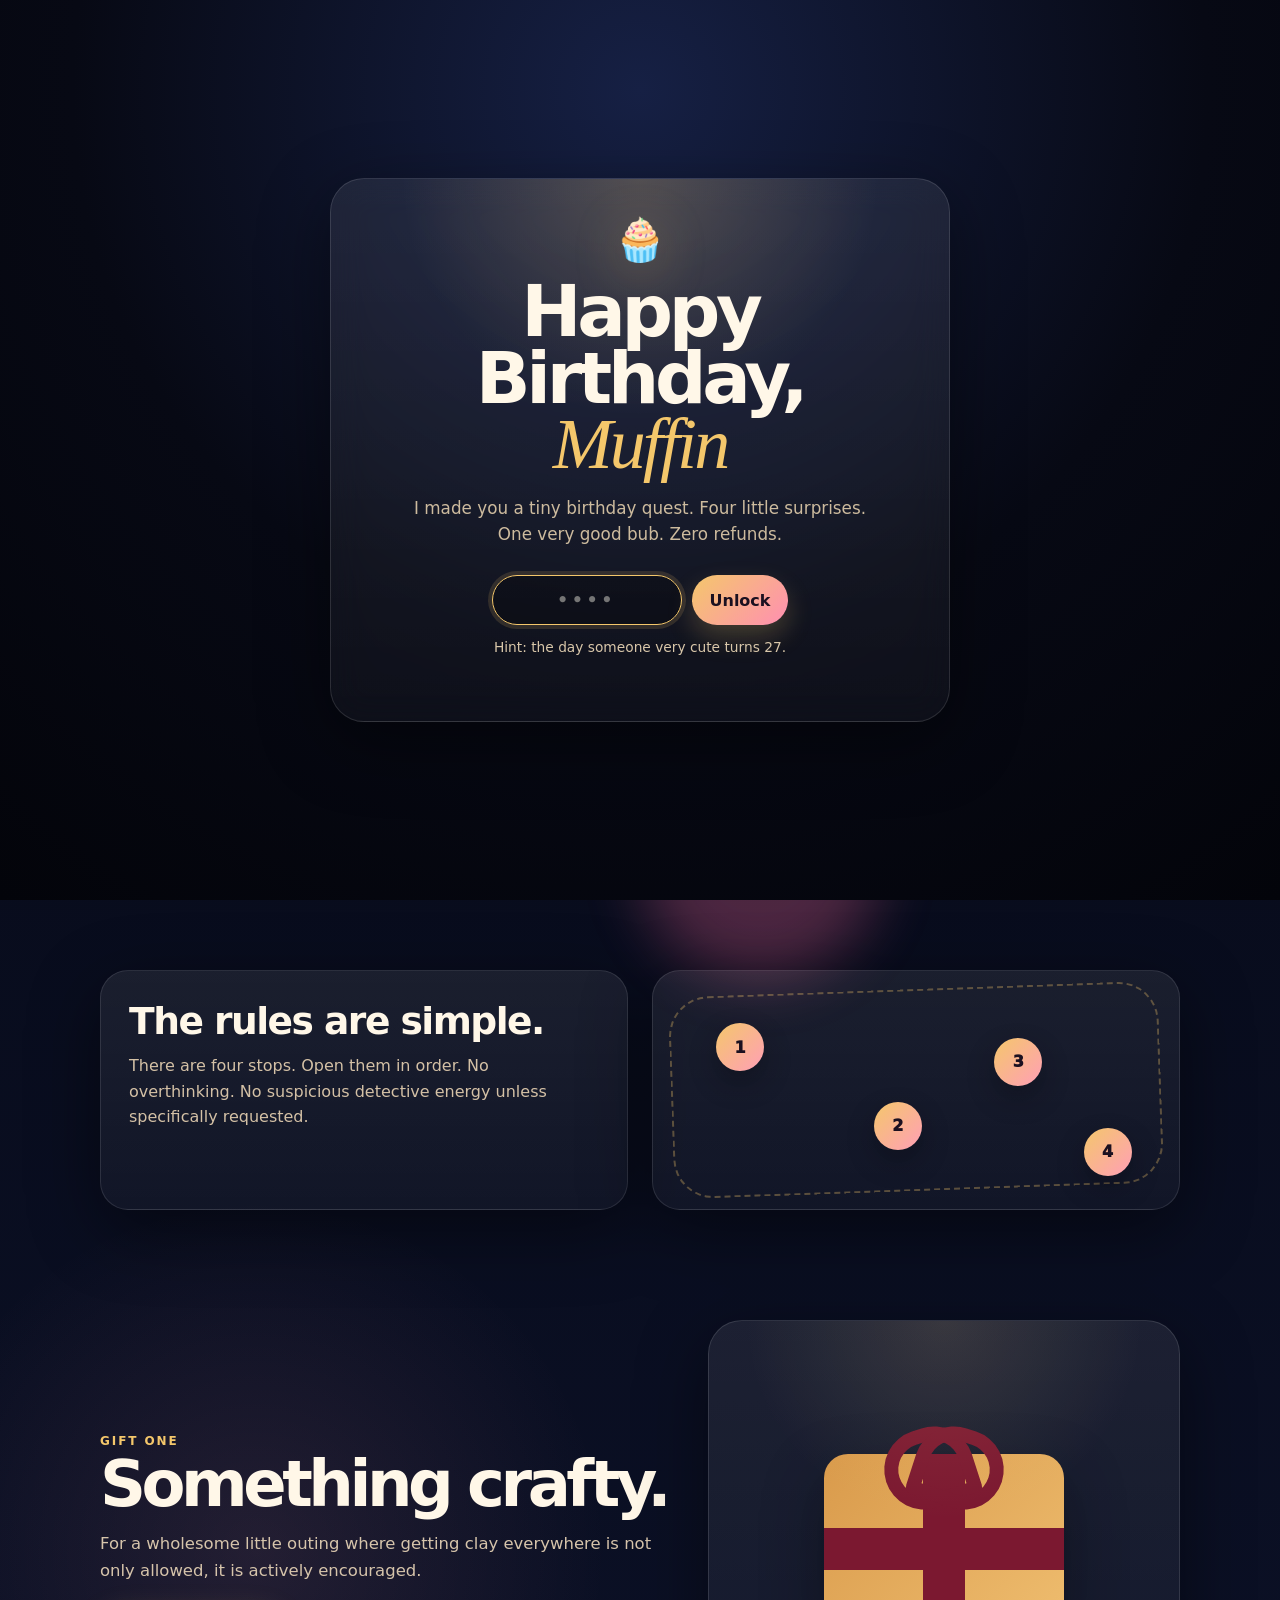
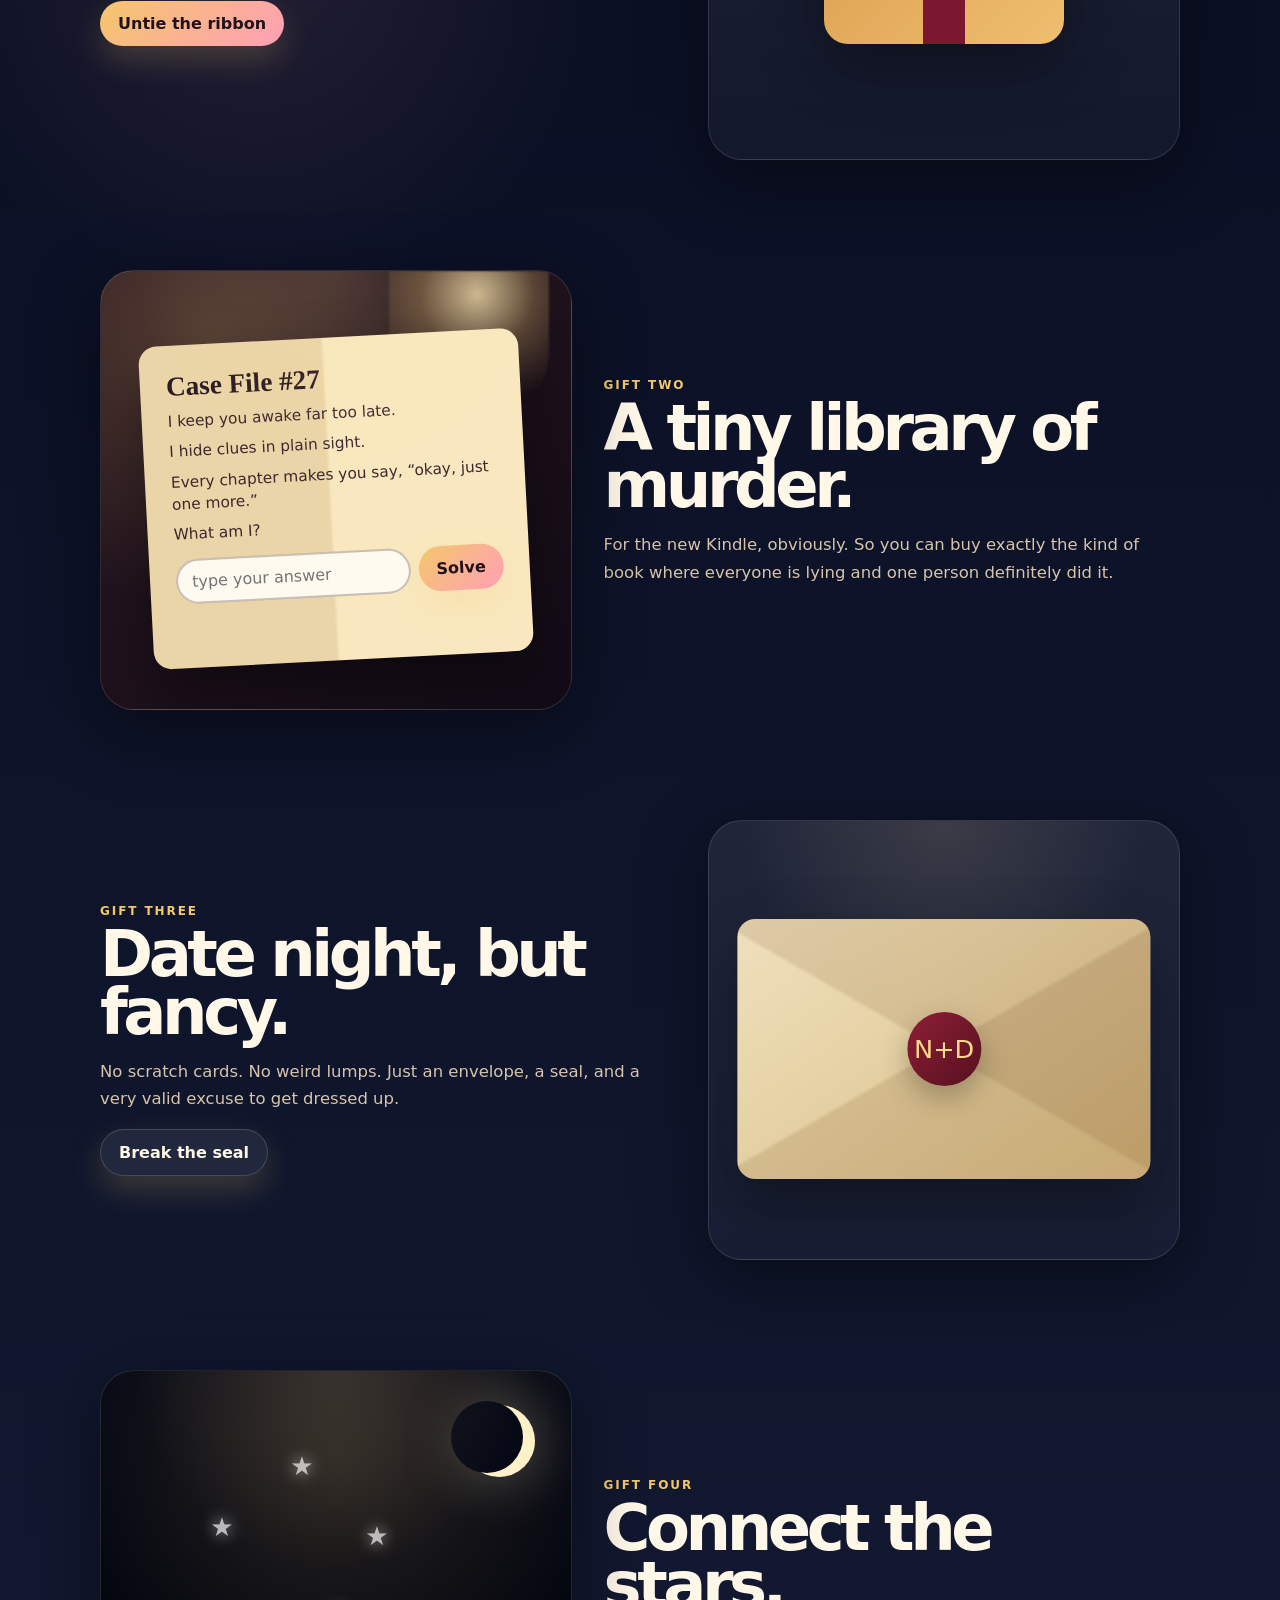
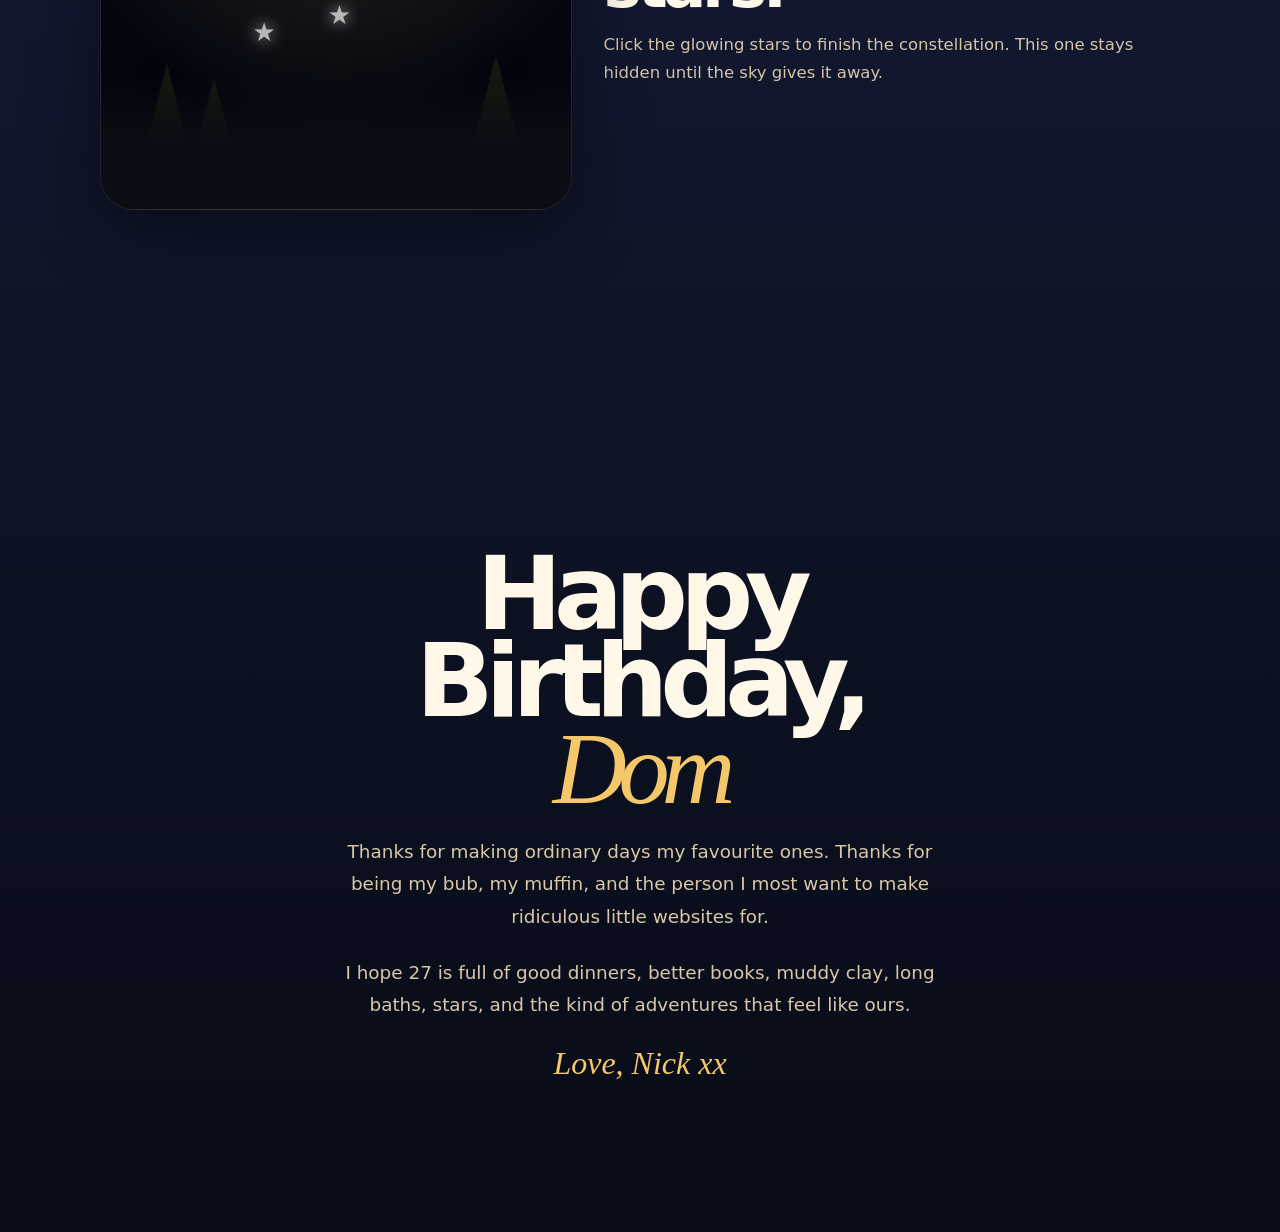
<file: index 4.html>
<!doctype html>
<html lang="en">
<head>
<meta charset="utf-8" />
<meta name="viewport" content="width=device-width, initial-scale=1" />
<title>Dom's Birthday Quest</title>
<meta name="description" content="A little birthday adventure for Dom." />
<style>
:root{
  --ink:#fff7e8;
  --muted:#cdbb9e;
  --gold:#f4c76b;
  --gold2:#ffdf95;
  --rose:#ff9fb6;
  --wine:#5c1427;
  --night:#050814;
  --navy:#0d1530;
  --blue:#16264c;
  --paper:#fff1d4;
  --paper2:#f4dcae;
  --shadow:0 20px 70px rgba(0,0,0,.45);
  --radius:28px;
}
*{box-sizing:border-box}
html{scroll-behavior:smooth}
body{
  margin:0;
  font-family: ui-sans-serif, system-ui, -apple-system, BlinkMacSystemFont, "Segoe UI", sans-serif;
  color:var(--ink);
  background:
    radial-gradient(circle at 70% 10%, rgba(255,198,105,.14), transparent 28rem),
    radial-gradient(circle at 20% 35%, rgba(255,159,182,.10), transparent 22rem),
    linear-gradient(180deg,#050814 0%, #0b1025 38%, #11182f 72%, #080b16 100%);
  overflow-x:hidden;
}
body.locked{overflow:hidden}
button,input{font:inherit}
a{color:inherit}
.stars,.twinkles{position:fixed; inset:0; pointer-events:none; z-index:-2; overflow:hidden}
.star{position:absolute; width:2px; height:2px; border-radius:50%; background:#fff; opacity:.7; box-shadow:0 0 10px rgba(255,255,255,.9); animation:twinkle 3s ease-in-out infinite}
.star.big{width:3px;height:3px;background:var(--gold2)}
@keyframes twinkle{0%,100%{opacity:.35; transform:scale(.8)}50%{opacity:1; transform:scale(1.35)}}
.orb{position:fixed;border-radius:50%;filter:blur(30px);opacity:.28;pointer-events:none;z-index:-1}
.orb.one{width:280px;height:280px;background:#8157ff;left:-120px;top:20%}
.orb.two{width:260px;height:260px;background:#ffb347;right:-120px;top:15%}
.orb.three{width:240px;height:240px;background:#ff6c9f;left:50%;bottom:-80px}

.lock-screen{position:fixed;inset:0;z-index:100;background:radial-gradient(circle at 50% 10%,#162044 0%,#070914 55%,#03040a 100%);display:grid;place-items:center;padding:24px;transition:opacity .65s ease, visibility .65s ease}
.lock-screen.hidden{opacity:0;visibility:hidden}
.lock-card{width:min(620px,100%);position:relative;text-align:center;border:1px solid rgba(255,255,255,.12);background:linear-gradient(180deg,rgba(255,255,255,.08),rgba(255,255,255,.035));border-radius:34px;padding:36px 26px 30px;box-shadow:var(--shadow);backdrop-filter:blur(18px);overflow:hidden}
.lock-card:before{content:"";position:absolute;inset:-2px;background:radial-gradient(circle at 50% 0%,rgba(244,199,107,.22),transparent 38%);pointer-events:none}
.cupcake{font-size:42px;display:block;margin-bottom:14px;filter:drop-shadow(0 10px 24px rgba(244,199,107,.25))}
.lock-card h1{position:relative;margin:0;font-size:clamp(2.2rem,7vw,4.5rem);line-height:.92;letter-spacing:-.06em}
.lock-card h1 span{display:block;color:var(--gold);font-family:Georgia,serif;font-style:italic;font-weight:500;letter-spacing:-.04em}
.lock-card p{position:relative;margin:18px auto 0;max-width:460px;color:var(--muted);font-size:1.05rem;line-height:1.55}
.pass-row{position:relative;margin:28px auto 10px;display:flex;gap:10px;max-width:380px;justify-content:center}
#passcode{width:190px;text-align:center;border:1px solid rgba(255,255,255,.18);background:rgba(0,0,0,.25);color:#fff;border-radius:999px;padding:14px 18px;outline:none;letter-spacing:.2em;font-weight:800;font-size:1.1rem;user-select:text;pointer-events:auto}
#passcode:focus{border-color:var(--gold);box-shadow:0 0 0 4px rgba(244,199,107,.14)}
.unlock{border:0;border-radius:999px;padding:14px 18px;background:linear-gradient(135deg,var(--gold),#ff8fb2);color:#1b1020;font-weight:900;cursor:pointer;box-shadow:0 12px 26px rgba(244,199,107,.22)}
.hint{font-size:.86rem!important;margin-top:12px!important;color:#d9c7aa!important}.error{height:24px;color:#ff9fb6!important;margin-top:8px!important;font-size:.9rem!important}

.progress{position:fixed;top:0;left:0;height:4px;background:linear-gradient(90deg,var(--rose),var(--gold));width:0%;z-index:90;box-shadow:0 0 16px rgba(244,199,107,.7)}
.nav{position:fixed;top:14px;left:50%;transform:translateX(-50%);z-index:40;display:flex;gap:8px;background:rgba(5,8,20,.52);border:1px solid rgba(255,255,255,.1);backdrop-filter:blur(14px);padding:8px;border-radius:999px;box-shadow:0 12px 36px rgba(0,0,0,.22)}
.nav a{font-size:.78rem;text-decoration:none;color:#f7e9cf;padding:8px 10px;border-radius:999px}.nav a:hover{background:rgba(255,255,255,.09)}

.hero{min-height:100svh;display:grid;place-items:center;padding:120px 22px 70px;text-align:center;position:relative}
.badge{display:inline-flex;align-items:center;gap:8px;border:1px solid rgba(244,199,107,.25);background:rgba(244,199,107,.08);border-radius:999px;padding:9px 14px;color:#ffe2a2;font-weight:800;font-size:.9rem;margin-bottom:22px}
.hero h2{font-size:clamp(3.1rem,12vw,8rem);line-height:.82;letter-spacing:-.08em;margin:0;max-width:900px;text-shadow:0 20px 70px rgba(0,0,0,.55)}
.hero h2 em{display:block;font-family:Georgia,serif;font-weight:500;color:var(--gold);font-style:italic;letter-spacing:-.06em}
.hero-copy{max-width:620px;color:#d5c3aa;margin:26px auto 0;font-size:clamp(1.05rem,2.4vw,1.35rem);line-height:1.55}
.scroll-cue{margin-top:36px;color:#f1d79c;font-size:.9rem;animation:bob 1.8s ease-in-out infinite}@keyframes bob{50%{transform:translateY(8px)}}

.path{padding:70px 20px 120px;max-width:1120px;margin:auto}.intro-card{display:grid;grid-template-columns:1fr 1fr;gap:24px;align-items:stretch;margin-bottom:70px}.note{border:1px solid rgba(255,255,255,.11);background:linear-gradient(180deg,rgba(255,255,255,.075),rgba(255,255,255,.035));border-radius:var(--radius);padding:28px;box-shadow:var(--shadow)}.note h3{margin:0 0 10px;font-size:clamp(1.5rem,3vw,2.35rem);letter-spacing:-.04em}.note p{color:#d4c1a6;line-height:1.6;margin:0}.mini-map{min-height:240px;position:relative;overflow:hidden}.trail{position:absolute;inset:18px;border:2px dashed rgba(244,199,107,.32);border-radius:40px;transform:rotate(-2deg)}.pin{position:absolute;width:48px;height:48px;border-radius:50%;background:linear-gradient(135deg,var(--gold),var(--rose));display:grid;place-items:center;color:#1b1020;font-weight:1000;box-shadow:0 12px 28px rgba(0,0,0,.26)}.pin:nth-child(2){left:12%;top:22%}.pin:nth-child(3){left:42%;top:55%}.pin:nth-child(4){right:26%;top:28%}.pin:nth-child(5){right:9%;bottom:14%}

.chapter{position:relative;margin:110px 0;display:grid;grid-template-columns:.9fr 1.1fr;gap:32px;align-items:center}.chapter:nth-child(even){grid-template-columns:1.1fr .9fr}.chapter:nth-child(even) .visual{order:2}.chapter-eyebrow{color:var(--gold);font-weight:900;text-transform:uppercase;letter-spacing:.16em;font-size:.75rem}.chapter h3{margin:8px 0 12px;font-size:clamp(2rem,5vw,4.2rem);letter-spacing:-.07em;line-height:.9}.chapter p{color:#d6c4ab;line-height:1.65;font-size:1.03rem}.gift-panel{border:1px solid rgba(255,255,255,.12);border-radius:34px;padding:24px;background:linear-gradient(180deg,rgba(255,255,255,.08),rgba(255,255,255,.035));box-shadow:var(--shadow);min-height:440px;position:relative;overflow:hidden}.gift-panel:after{content:"";position:absolute;inset:0;background:radial-gradient(circle at 50% 0%,rgba(255,218,154,.12),transparent 40%);pointer-events:none}.cta{border:0;border-radius:999px;padding:13px 18px;background:linear-gradient(135deg,var(--gold),#ff9fb6);font-weight:900;color:#20111b;cursor:pointer;box-shadow:0 14px 32px rgba(244,199,107,.2)}.ghost{background:rgba(255,255,255,.08);border:1px solid rgba(255,255,255,.16);color:var(--ink)}
.reveal{opacity:0;transform:translateY(24px);transition:opacity .8s ease,transform .8s ease}.reveal.show{opacity:1;transform:translateY(0)}
/* Present */
.parcel{position:absolute;left:50%;top:52%;transform:translate(-50%,-50%);width:240px;height:190px;background:linear-gradient(135deg,#d99a4b,#efbe70);border-radius:24px;box-shadow:0 24px 60px rgba(0,0,0,.35);transition:.7s ease}.parcel:before{content:"";position:absolute;left:50%;top:0;transform:translateX(-50%);width:42px;height:100%;background:#7b1830}.parcel:after{content:"";position:absolute;left:0;top:74px;width:100%;height:42px;background:#7b1830}.bow{position:absolute;left:50%;top:-26px;transform:translateX(-50%);width:120px;height:64px;z-index:2}.bow:before,.bow:after{content:"";position:absolute;width:62px;height:52px;border:14px solid #7b1830;border-radius:60px 60px 12px 60px}.bow:before{left:0;transform:rotate(-18deg)}.bow:after{right:0;transform:scaleX(-1) rotate(-18deg)}.parcel.open{transform:translate(-50%,-50%) scale(.88) rotate(-2deg);opacity:.25}.voucher{position:absolute;left:50%;top:54%;transform:translate(-50%,-15%) rotate(-2deg) scale(.9);width:min(310px,82%);border-radius:22px;background:linear-gradient(135deg,#fff5dc,#ffd88b);color:#241525;padding:24px;text-align:center;box-shadow:0 26px 60px rgba(0,0,0,.35);opacity:0;transition:.75s ease}.voucher.show{opacity:1;transform:translate(-50%,-50%) rotate(-2deg) scale(1)}.voucher .big{font-size:2.2rem;font-weight:1000;letter-spacing:-.05em}.voucher small{display:block;margin-top:8px;color:#6b4b21;font-weight:800}
/* Kindle */
.desk{background:radial-gradient(circle at 22% 18%,rgba(255,205,112,.22),transparent 16rem),linear-gradient(135deg,#2a1722,#120b16);position:relative}.lamp{position:absolute;right:22px;top:0;width:160px;height:160px;border-radius:0 0 90px 90px;background:radial-gradient(circle at 55% 15%,rgba(255,235,180,.9),rgba(255,211,122,.32),transparent 70%);filter:blur(1px);opacity:.85}.notebook{position:absolute;left:50%;top:52%;transform:translate(-50%,-50%) rotate(-3deg);width:min(380px,86%);min-height:300px;background:linear-gradient(90deg,#ead5a8 0 48%,#f9e8bf 49%);border-radius:18px;box-shadow:0 28px 60px rgba(0,0,0,.42);color:#2b1a21;padding:26px}.notebook h4{margin:0 0 8px;font-family:Georgia,serif;font-size:1.7rem}.notebook p{color:#3e2830!important;margin:8px 0;font-size:.96rem!important;line-height:1.45!important}.answer{display:flex;gap:8px;margin-top:14px}.answer input{min-width:0;flex:1;border:2px solid rgba(61,36,43,.28);border-radius:999px;padding:11px 14px;background:#fffaf0;color:#20111b;outline:none}.case-msg{font-weight:900;color:#7b1830!important;min-height:22px!important}.voucher-inline{display:none;margin-top:16px;background:#20111b;color:#ffe7ac;border-radius:18px;padding:16px;text-align:center}.voucher-inline.show{display:block}.voucher-inline b{color:var(--gold);font-size:1.2rem}
/* Envelope */
.envelope{position:absolute;left:50%;top:52%;transform:translate(-50%,-50%);width:min(420px,88%);height:260px;background:linear-gradient(145deg,#efe0bd,#d8bd83);border-radius:18px;box-shadow:0 24px 60px rgba(0,0,0,.38);overflow:hidden;color:#28171c;cursor:pointer}.envelope:before{content:"";position:absolute;inset:0;background:linear-gradient(150deg,transparent 49%,rgba(117,75,35,.16) 50%),linear-gradient(30deg,transparent 49%,rgba(117,75,35,.15) 50%)}.seal{position:absolute;left:50%;top:50%;transform:translate(-50%,-50%);width:74px;height:74px;border-radius:50%;background:linear-gradient(135deg,#8e1e36,#55111f);display:grid;place-items:center;color:#ffd98a;font-size:1.6rem;box-shadow:0 12px 28px rgba(0,0,0,.25)}.invite{position:absolute;left:50%;top:55%;transform:translate(-50%,25%) scale(.86);opacity:0;width:min(380px,86%);background:#fff2d5;color:#26141a;border-radius:20px;padding:24px;text-align:center;box-shadow:0 22px 52px rgba(0,0,0,.34);transition:.7s ease}.invite.show{opacity:1;transform:translate(-50%,-50%) scale(1)}.invite h4{font-family:Georgia,serif;margin:4px 0 6px;font-size:2rem}.invite p{color:#50323d!important;margin:6px 0!important}.envelope.open{opacity:.12;transform:translate(-50%,-50%) scale(.86) rotate(2deg)}
/* Constellation */
.constellation{position:relative;min-height:440px;background:radial-gradient(circle at 50% 20%,rgba(244,199,107,.14),transparent 17rem),linear-gradient(180deg,#050815,#02040b);}.moon{position:absolute;right:36px;top:34px;width:72px;height:72px;border-radius:50%;background:#fff1c7;box-shadow:0 0 60px rgba(255,241,199,.35)}.moon:after{content:"";position:absolute;left:-12px;top:-4px;width:72px;height:72px;border-radius:50%;background:#050815}.sky-line{position:absolute;inset:auto 0 0;height:135px;background:linear-gradient(180deg,transparent,#0a0d13 50%)}.tree{position:absolute;bottom:30px;width:0;height:0;border-left:28px solid transparent;border-right:28px solid transparent;border-bottom:110px solid #12180f;filter:drop-shadow(0 0 10px rgba(0,0,0,.4))}.tree.t1{left:8%;transform:scale(1.1)}.tree.t2{left:18%;transform:scale(.85)}.tree.t3{right:10%;transform:scale(1.25)}.cabin{position:absolute;left:50%;bottom:55px;transform:translateX(-50%);width:210px;height:140px;opacity:0;transition:1s ease}.cabin.show{opacity:1}.cabin:before{content:"";position:absolute;left:25px;bottom:0;width:160px;height:125px;background:#271616;clip-path:polygon(50% 0,100% 100%,0 100%);box-shadow:0 0 50px rgba(244,199,107,.16)}.cabin:after{content:"";position:absolute;left:78px;bottom:0;width:54px;height:75px;background:linear-gradient(#ffd98a,#d98241);border-radius:5px 5px 0 0;box-shadow:0 0 40px rgba(244,199,107,.55)}.star-btn{position:absolute;width:30px;height:30px;border-radius:50%;border:0;background:transparent;color:#fff;cursor:pointer}.star-btn:before{content:"★";font-size:26px;text-shadow:0 0 16px #fff;opacity:.7}.star-btn.hit:before{color:var(--gold);opacity:1;text-shadow:0 0 26px var(--gold)}.line-svg{position:absolute;inset:0;pointer-events:none}.final-copy{position:absolute;left:50%;bottom:18px;transform:translateX(-50%);width:92%;text-align:center;color:#ffe8aa;font-weight:900;opacity:0;transition:.8s ease}.final-copy.show{opacity:1}

.ending{padding:110px 20px 150px;text-align:center;max-width:820px;margin:auto}.ending h3{font-size:clamp(2.8rem,8vw,6.5rem);line-height:.85;letter-spacing:-.08em;margin:0}.ending h3 em{font-family:Georgia,serif;color:var(--gold);font-weight:500}.ending p{color:#d9c7aa;line-height:1.75;font-size:1.15rem;max-width:620px;margin:24px auto}.signature{font-family:Georgia,serif;font-size:2rem;color:var(--gold);font-style:italic}.egg{position:fixed;right:18px;bottom:18px;z-index:60;border:1px solid rgba(255,255,255,.14);background:rgba(255,255,255,.08);backdrop-filter:blur(10px);border-radius:999px;padding:11px 13px;cursor:pointer}.toast{position:fixed;left:50%;bottom:24px;transform:translate(-50%,20px);opacity:0;z-index:80;background:#fff1d4;color:#25141b;border-radius:999px;padding:12px 18px;font-weight:900;box-shadow:0 18px 42px rgba(0,0,0,.35);transition:.35s ease}.toast.show{opacity:1;transform:translate(-50%,0)}
@media (max-width:820px){.nav{display:none}.intro-card,.chapter,.chapter:nth-child(even){grid-template-columns:1fr}.chapter:nth-child(even) .visual{order:0}.chapter{margin:76px 0}.gift-panel{min-height:390px}.pass-row{flex-direction:column;align-items:center}#passcode{width:100%}.unlock{width:100%}.answer{flex-direction:column}.hero{padding-top:84px}.path{padding-top:20px}.intro-card{margin-bottom:30px}}
@media (prefers-reduced-motion: reduce){*{animation:none!important;transition:none!important}html{scroll-behavior:auto}}
</style>
</head>
<body class="locked">
<div class="stars" id="stars"></div><div class="orb one"></div><div class="orb two"></div><div class="orb three"></div>
<div class="progress" id="progress"></div>
<section class="lock-screen" id="lock">
  <div class="lock-card">
    <span class="cupcake">🧁</span>
    <h1>Happy Birthday,<span>Muffin</span></h1>
    <p>I made you a tiny birthday quest. Four little surprises. One very good bub. Zero refunds.</p>
    <div class="pass-row">
      <input id="passcode" inputmode="numeric" autocomplete="off" placeholder="••••" aria-label="Birthday passcode" />
      <button class="unlock" id="unlock">Unlock</button>
    </div>
    <p class="hint">Hint: the day someone very cute turns 27.</p>
    <p class="error" id="passError"></p>
  </div>
</section>
<nav class="nav"><a href="#gift1">Craft</a><a href="#gift2">Kindle</a><a href="#gift3">Dinner</a><a href="#gift4">Stars</a></nav>
<main>
  <section class="hero">
    <div>
      <div class="badge">LEVEL 27 UNLOCKED · 27/06</div>
      <h2>Dom turns <em>twenty seven</em></h2>
      <p class="hero-copy">I may have accidentally turned your birthday presents into a little adventure. Sorry. Not really.</p>
      <div class="scroll-cue">scroll to begin ↓</div>
    </div>
  </section>
  <section class="path">
    <div class="intro-card reveal">
      <div class="note"><h3>The rules are simple.</h3><p>There are four stops. Open them in order. No overthinking. No suspicious detective energy unless specifically requested.</p></div>
      <div class="note mini-map"><div class="trail"></div><div class="pin">1</div><div class="pin">2</div><div class="pin">3</div><div class="pin">4</div></div>
    </div>
    <article class="chapter reveal" id="gift1">
      <div class="copy"><div class="chapter-eyebrow">Gift one</div><h3>Something crafty.</h3><p>For a wholesome little outing where getting clay everywhere is not only allowed, it is actively encouraged.</p><button class="cta" id="openParcel">Untie the ribbon</button></div>
      <div class="visual gift-panel"><div class="parcel" id="parcel"><div class="bow"></div></div><div class="voucher" id="craftVoucher"><div class="big">Craft & Soul</div><small>Manly · 2 hour session for Dom + a friend</small><p style="color:#5b3d1e;margin:14px 0 0">A little voucher for getting your hands dirty on purpose.</p></div></div>
    </article>
    <article class="chapter reveal" id="gift2">
      <div class="visual gift-panel desk"><div class="lamp"></div><div class="notebook"><h4>Case File #27</h4><p>I keep you awake far too late.</p><p>I hide clues in plain sight.</p><p>Every chapter makes you say, “okay, just one more.”</p><p>What am I?</p><div class="answer"><input id="riddleAnswer" placeholder="type your answer" /><button class="cta" id="solveRiddle">Solve</button></div><p class="case-msg" id="caseMsg"></p><div class="voucher-inline" id="kindleVoucher"><b>$100 Kindle Amazon Voucher</b><br>For twisty crime thrillers and suspicious plot twists.</div></div></div>
      <div class="copy"><div class="chapter-eyebrow">Gift two</div><h3>A tiny library of murder.</h3><p>For the new Kindle, obviously. So you can buy exactly the kind of book where everyone is lying and one person definitely did it.</p></div>
    </article>
    <article class="chapter reveal" id="gift3">
      <div class="copy"><div class="chapter-eyebrow">Gift three</div><h3>Date night, but fancy.</h3><p>No scratch cards. No weird lumps. Just an envelope, a seal, and a very valid excuse to get dressed up.</p><button class="cta ghost" id="openEnvelope">Break the seal</button></div>
      <div class="visual gift-panel"><div class="envelope" id="envelope"><div class="seal">N+D</div></div><div class="invite" id="dinnerInvite"><div style="letter-spacing:.2em;text-transform:uppercase;font-weight:900;color:#8e1e36;font-size:.72rem">Reservation for two</div><h4>Grill Americano</h4><p>A nice dinner for us.</p><p>Potentially too much food. Definitely worth it.</p></div></div>
    </article>
    <article class="chapter reveal" id="gift4">
      <div class="visual gift-panel constellation" id="constellation"><div class="moon"></div><svg class="line-svg" id="lineSvg"></svg><button class="star-btn" data-i="0" style="left:22%;top:32%"></button><button class="star-btn" data-i="1" style="left:39%;top:18%"></button><button class="star-btn" data-i="2" style="left:55%;top:34%"></button><button class="star-btn" data-i="3" style="left:47%;top:52%"></button><button class="star-btn" data-i="4" style="left:31%;top:56%"></button><div class="tree t1"></div><div class="tree t2"></div><div class="tree t3"></div><div class="cabin" id="cabin"></div><div class="sky-line"></div><div class="final-copy" id="finalCopy">One last adventure. Tiny home. Bush. Baths. Stars. Just us.</div></div>
      <div class="copy"><div class="chapter-eyebrow">Gift four</div><h3>Connect the stars.</h3><p>Click the glowing stars to finish the constellation. This one stays hidden until the sky gives it away.</p></div>
    </article>
  </section>
  <section class="ending reveal"><h3>Happy Birthday,<br><em>Dom</em></h3><p>Thanks for making ordinary days my favourite ones. Thanks for being my bub, my muffin, and the person I most want to make ridiculous little websites for.</p><p>I hope 27 is full of good dinners, better books, muddy clay, long baths, stars, and the kind of adventures that feel like ours.</p><div class="signature">Love, Nick xx</div></section>
</main>
<button class="egg" id="egg" title="secret muffin">🧁</button><div class="toast" id="toast">Achievement unlocked: Big Muffin Energy</div>
<script>
(function(){
const $=s=>document.querySelector(s);const $$=s=>Array.from(document.querySelectorAll(s));
const starWrap=$('#stars');for(let i=0;i<120;i++){const s=document.createElement('i');s.className='star'+(Math.random()>.78?' big':'');s.style.left=Math.random()*100+'%';s.style.top=Math.random()*100+'%';s.style.animationDelay=(Math.random()*4)+'s';s.style.opacity=.25+Math.random()*.75;starWrap.appendChild(s)}
function unlock(){const val=$('#passcode').value.trim().replace(/\D/g,'');if(['2706','270627','0627','27'].includes(val)){ $('#lock').classList.add('hidden');document.body.classList.remove('locked');setTimeout(()=>$('#lock').remove(),700)}else{$('#passError').textContent='Not quite, bub. Try the birthday clue.';$('#passcode').focus();}}
$('#unlock').addEventListener('click',unlock);$('#passcode').addEventListener('keydown',e=>{if(e.key==='Enter')unlock()});setTimeout(()=>$('#passcode').focus(),300);
window.addEventListener('scroll',()=>{const max=document.documentElement.scrollHeight-innerHeight;$('#progress').style.width=((scrollY/max)*100)+'%'});
const io=new IntersectionObserver(entries=>entries.forEach(e=>{if(e.isIntersecting)e.target.classList.add('show')}),{threshold:.12});$$('.reveal').forEach(el=>io.observe(el));
$('#openParcel').addEventListener('click',()=>{$('#parcel').classList.add('open');$('#craftVoucher').classList.add('show');$('#openParcel').textContent='Ribbon successfully defeated'});
function solve(){const a=$('#riddleAnswer').value.toLowerCase().trim();const ok=['crime thriller','thriller','crime novel','novel','book','mystery','murder mystery'].some(x=>a.includes(x));if(ok){$('#caseMsg').textContent='Correct. Detective Dom remains undefeated.';$('#kindleVoucher').classList.add('show');}else{$('#caseMsg').textContent='Close, but think Kindle + twisty plots.';}}
$('#solveRiddle').addEventListener('click',solve);$('#riddleAnswer').addEventListener('keydown',e=>{if(e.key==='Enter')solve()});
function envelope(){ $('#envelope').classList.add('open'); $('#dinnerInvite').classList.add('show'); $('#openEnvelope').textContent='Seal broken. Fancy mode on.';}$('#openEnvelope').addEventListener('click',envelope);$('#envelope').addEventListener('click',envelope);
const clicked=[];const svg=$('#lineSvg');const stars=$$('.star-btn');function draw(){svg.innerHTML='';if(clicked.length<2)return;const rect=$('#constellation').getBoundingClientRect();for(let i=1;i<clicked.length;i++){const a=stars[clicked[i-1]].getBoundingClientRect();const b=stars[clicked[i]].getBoundingClientRect();const line=document.createElementNS('http://www.w3.org/2000/svg','line');line.setAttribute('x1',a.left+a.width/2-rect.left);line.setAttribute('y1',a.top+a.height/2-rect.top);line.setAttribute('x2',b.left+b.width/2-rect.left);line.setAttribute('y2',b.top+b.height/2-rect.top);line.setAttribute('stroke','#f4c76b');line.setAttribute('stroke-width','2.5');line.setAttribute('stroke-linecap','round');line.setAttribute('filter','drop-shadow(0 0 8px #f4c76b)');svg.appendChild(line)}}
stars.forEach(btn=>btn.addEventListener('click',()=>{const i=+btn.dataset.i;if(!clicked.includes(i)){clicked.push(i);btn.classList.add('hit');draw();} if(clicked.length===5){$('#cabin').classList.add('show');$('#finalCopy').classList.add('show');}}));window.addEventListener('resize',draw);
$('#egg').addEventListener('click',()=>{const t=$('#toast');t.classList.add('show');setTimeout(()=>t.classList.remove('show'),2300)});
})();
</script>
</body>
</html>
</file>
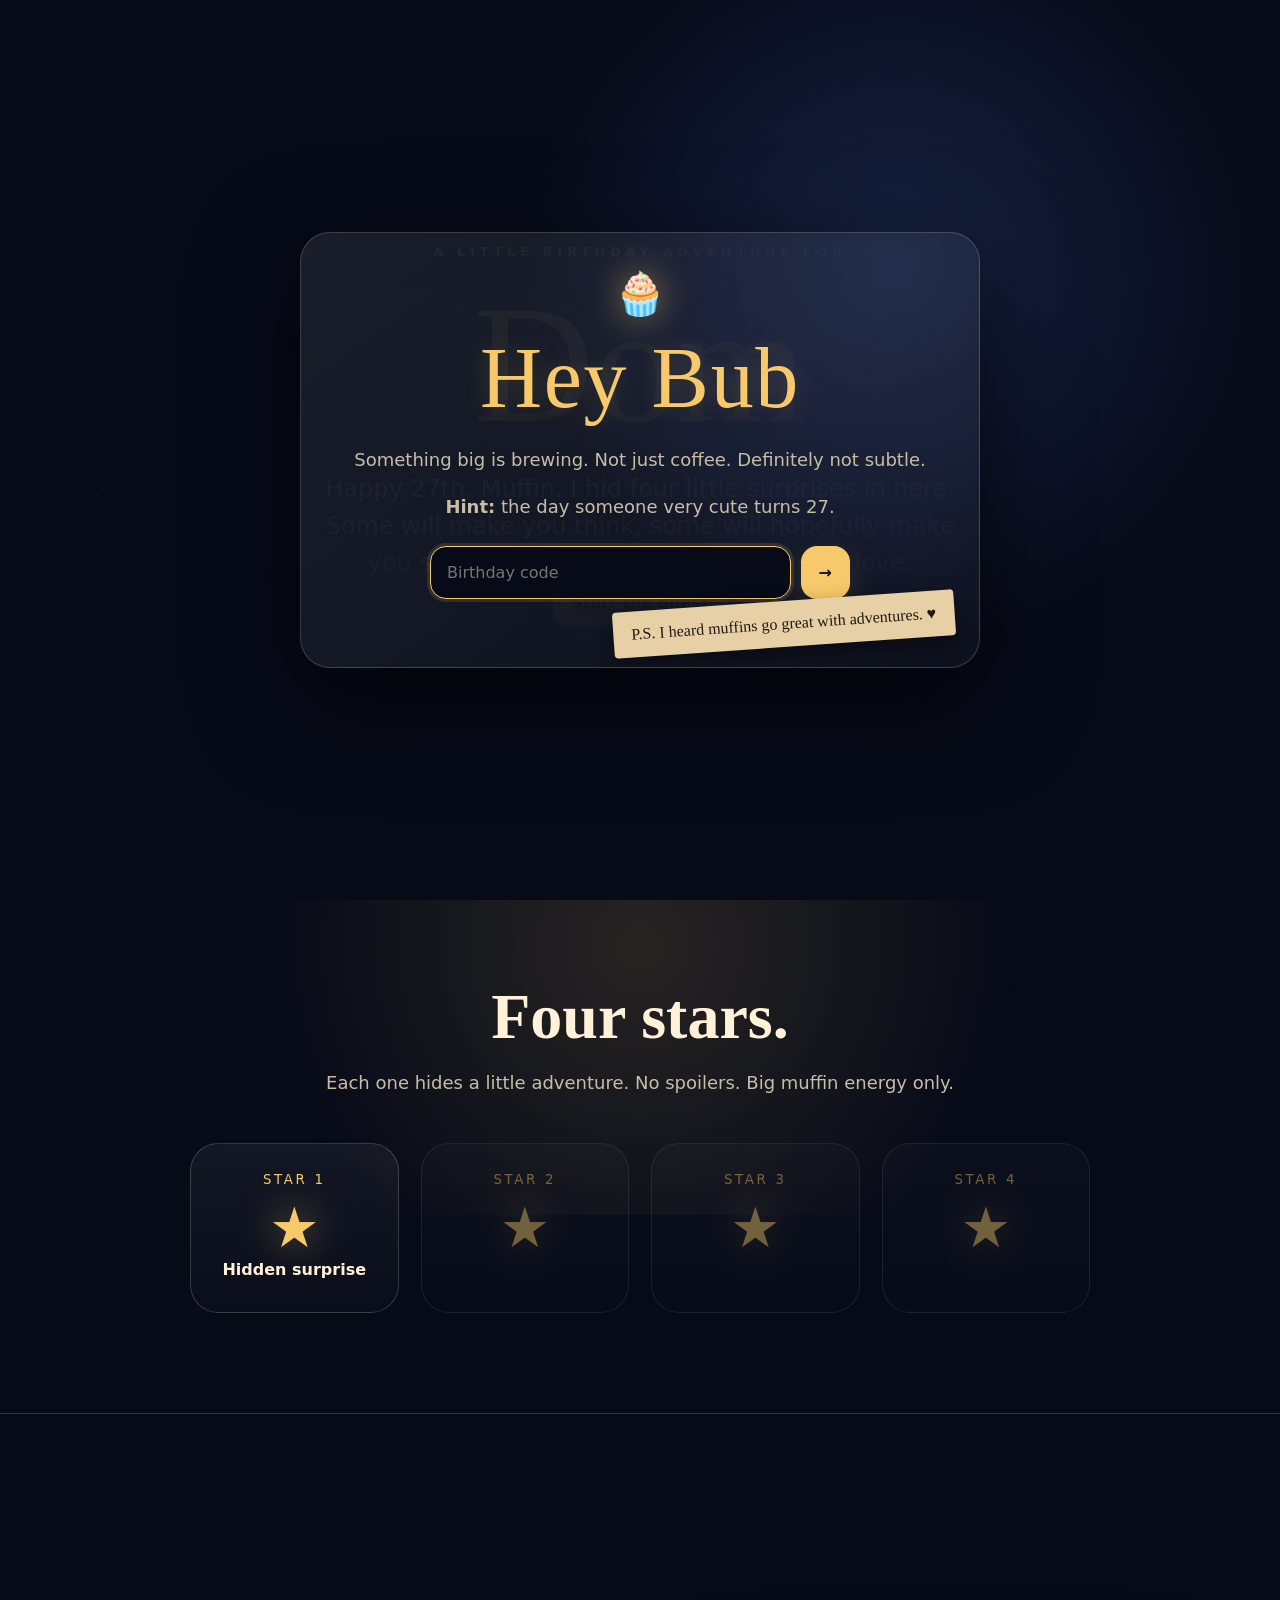
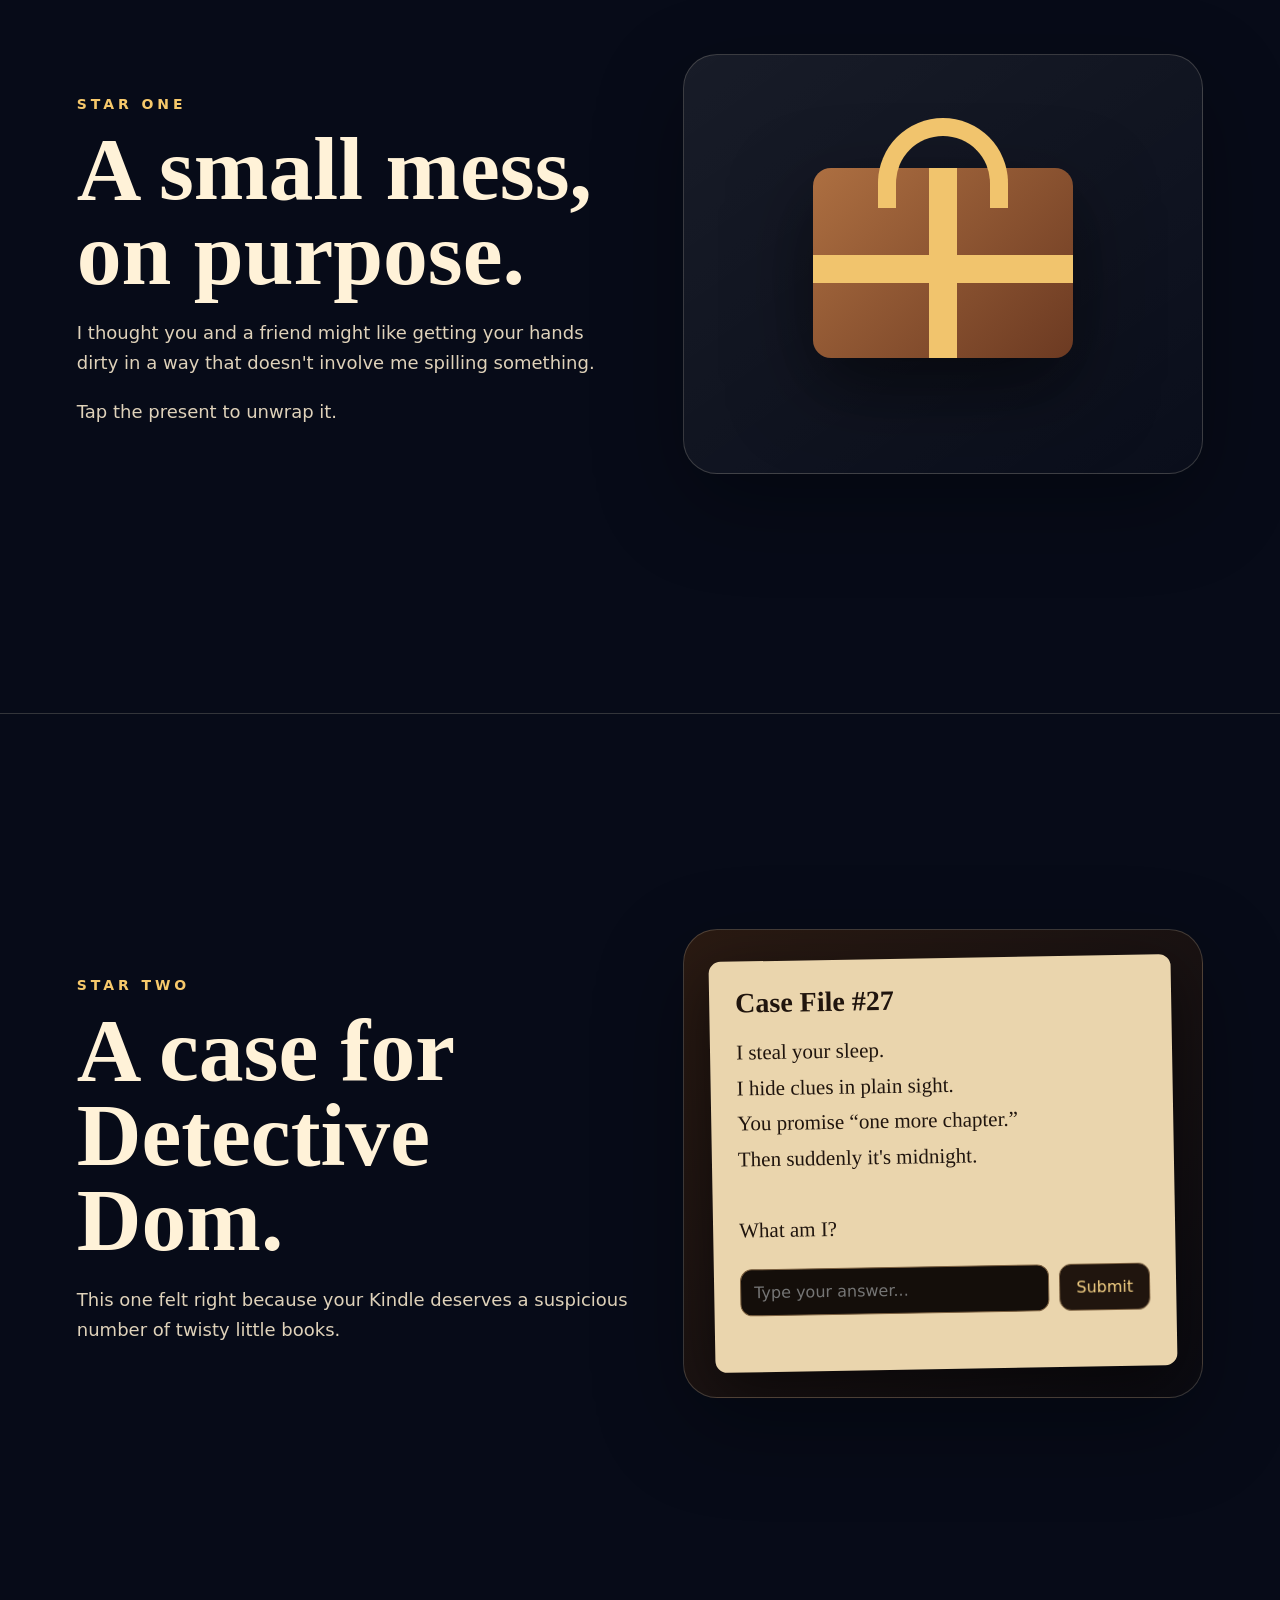
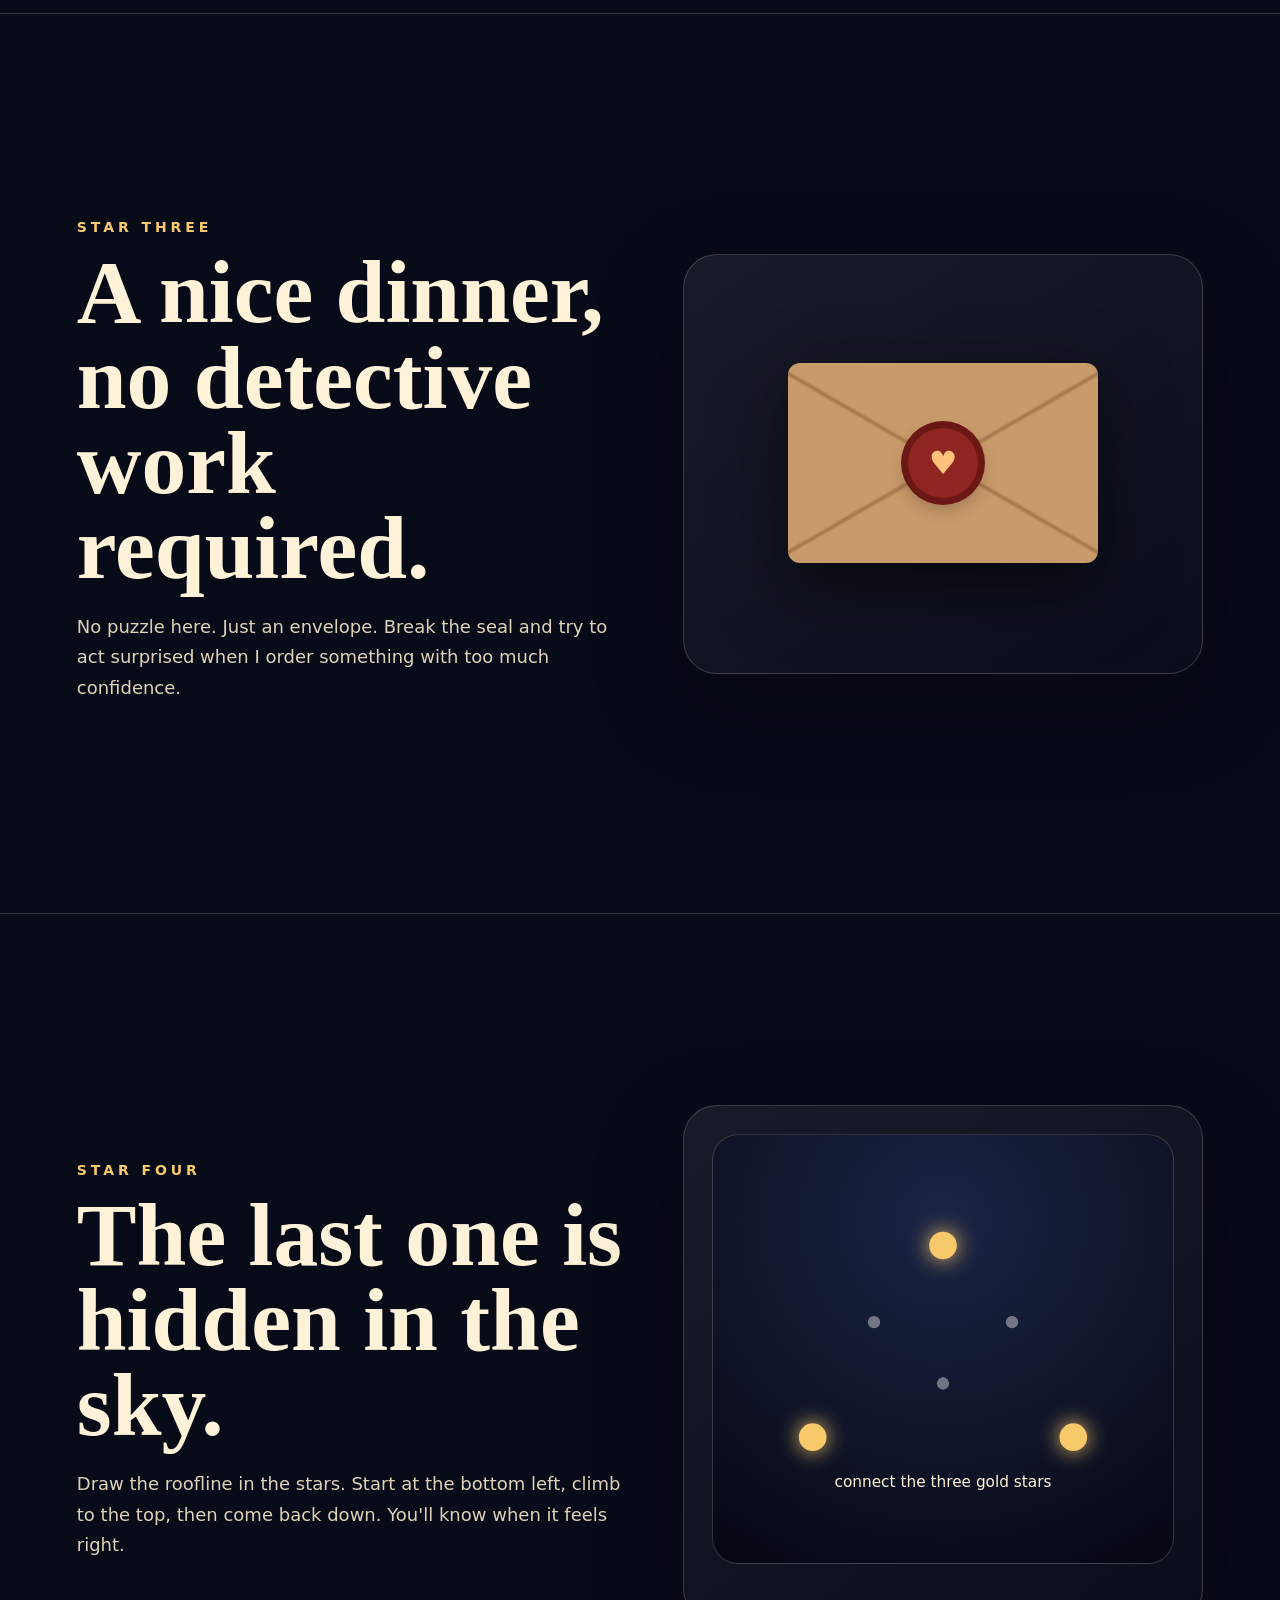
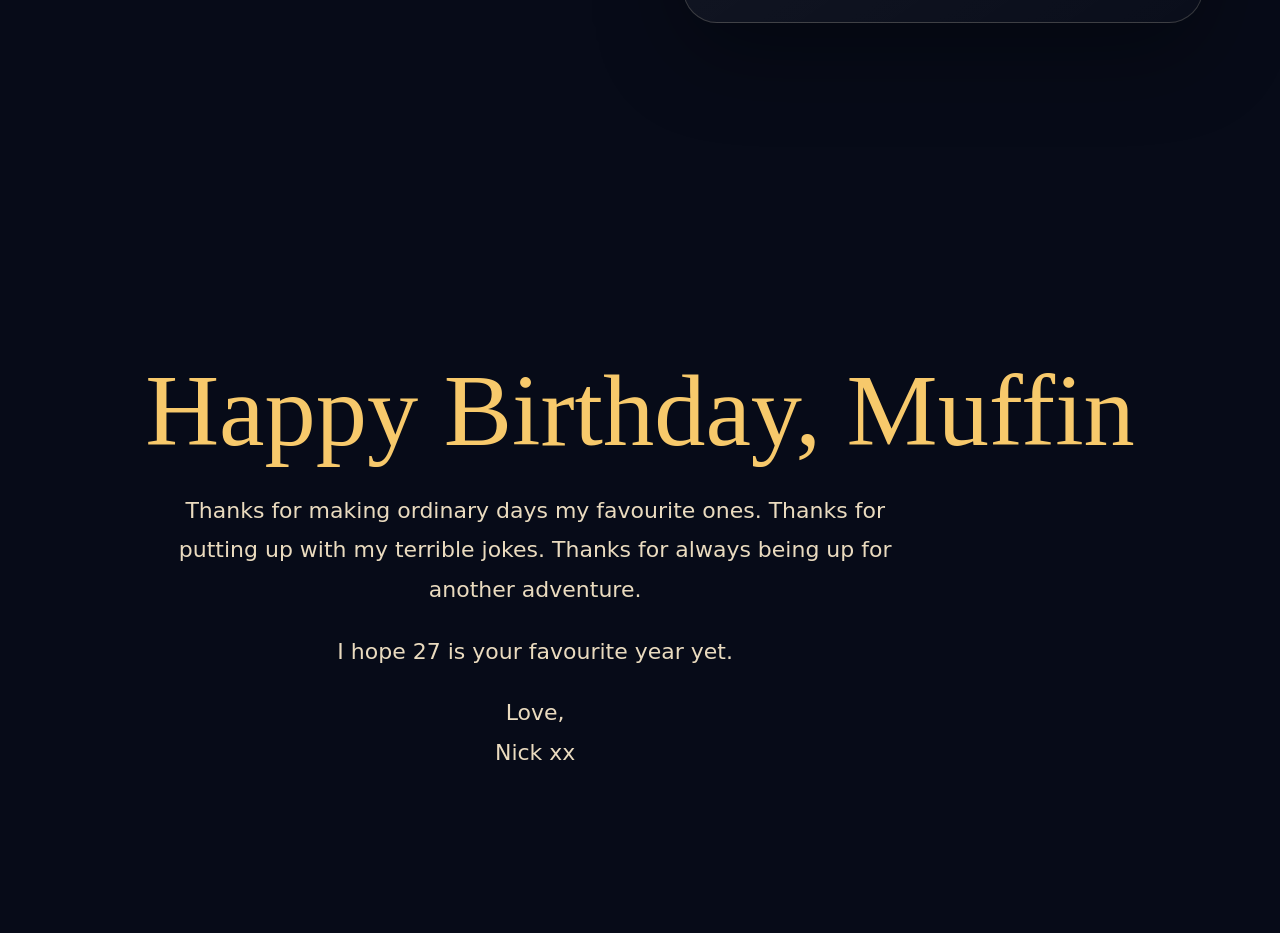
<file: index 5.html>
<!doctype html>
<html lang="en">
<head>
<meta charset="utf-8" />
<meta name="viewport" content="width=device-width, initial-scale=1" />
<title>Dom's Birthday Quest</title>
<style>
:root{
  --ink:#0b1020; --night:#070b18; --navy:#111a33; --gold:#f7c96b; --cream:#fff2d8; --muted:#c8bda8;
  --rose:#ff9b8f; --line:rgba(255,242,216,.18); --glass:rgba(255,255,255,.06);
}
*{box-sizing:border-box} html{scroll-behavior:smooth} body{margin:0;background:var(--night);color:var(--cream);font-family:Inter, ui-sans-serif, system-ui, -apple-system, BlinkMacSystemFont,"Segoe UI",sans-serif;overflow-x:hidden}
body.locked{overflow:hidden}.serif{font-family:Georgia, 'Times New Roman', serif}.script{font-family:'Brush Script MT','Segoe Script',cursive;font-weight:400}
button,input{font:inherit} a{color:inherit}.sr{position:absolute;left:-999px}
.sky{position:fixed;inset:0;z-index:-5;background:radial-gradient(circle at 50% 110%,#362444 0,#14203e 32%,#080d1d 72%,#050713 100%);overflow:hidden}.sky:before,.sky:after{content:"";position:absolute;inset:0;background-image:radial-gradient(circle,#fff 0 1px,transparent 1.5px),radial-gradient(circle,#f7c96b 0 1px,transparent 1.5px);background-size:180px 180px,260px 260px;background-position:12px 40px,80px 120px;opacity:.45;animation:drift 70s linear infinite}.sky:after{filter:blur(1px);opacity:.24;animation-duration:120s}.glow{position:fixed;inset:auto 0 -35vh 0;height:60vh;background:radial-gradient(circle,#f7c96b22,transparent 55%);z-index:-4;pointer-events:none}.shooting{position:fixed;top:12%;left:-15%;width:160px;height:2px;background:linear-gradient(90deg,transparent,#fff,transparent);transform:rotate(-20deg);filter:drop-shadow(0 0 8px #fff);animation:shoot 16s ease-in-out infinite;z-index:-3}
@keyframes drift{to{transform:translate3d(-140px,-120px,0)}}@keyframes shoot{0%,78%,100%{opacity:0;transform:translateX(0) rotate(-20deg)}82%{opacity:1}89%{opacity:0;transform:translateX(125vw) rotate(-20deg)}}
/* Lock */
.lock{position:fixed;inset:0;z-index:50;display:grid;place-items:center;padding:24px;background:radial-gradient(circle at 70% 30%,#1c284dcc,transparent 34%),linear-gradient(#070b18ee,#070b18);transition:.8s ease}.lock.open{opacity:0;visibility:hidden;pointer-events:none}.lock-card{width:min(680px,100%);border:1px solid var(--line);border-radius:30px;padding:36px;background:linear-gradient(145deg,rgba(255,255,255,.08),rgba(255,255,255,.03));box-shadow:0 30px 100px #000a;text-align:center;position:relative;overflow:hidden}.lock-card:before{content:"🧁";font-size:42px;display:block;margin-bottom:10px;filter:drop-shadow(0 0 18px #f7c96b88)}.lock h1{font-size:clamp(42px,9vw,86px);margin:0;color:var(--gold);letter-spacing:.02em;text-shadow:0 0 24px #f7c96b33}.lock p{font-size:18px;line-height:1.6;color:var(--muted)}.pass-row{display:flex;gap:10px;margin:24px auto 10px;max-width:420px}.pass-row input{flex:1;background:#070b18;border:1px solid var(--line);border-radius:16px;padding:16px;color:var(--cream);outline:none}.pass-row input:focus{border-color:var(--gold);box-shadow:0 0 0 3px #f7c96b22}.pass-row button,.primary{background:var(--gold);color:#18100b;border:0;border-radius:16px;padding:14px 18px;font-weight:800;cursor:pointer;box-shadow:0 10px 30px #f7c96b22;transition:.2s}.pass-row button:hover,.primary:hover{transform:translateY(-2px)}.wrong{min-height:22px;color:#ffb3aa}.note{position:absolute;right:24px;bottom:20px;transform:rotate(-4deg);background:#e7d0a6;color:#21190f;padding:14px 18px;border-radius:4px;box-shadow:0 8px 20px #0007;font-family:Georgia,serif}
/* Sections */
section{min-height:100vh;padding:100px 6vw;position:relative}.hero{display:grid;place-items:center;text-align:center}.hero h2{letter-spacing:.36em;font-size:13px;color:var(--gold);text-transform:uppercase}.hero h1{font-size:clamp(64px,13vw,168px);margin:10px 0;color:var(--gold);text-shadow:0 0 38px #f7c96b44}.hero p{max-width:660px;margin:10px auto;font-size:clamp(18px,2vw,24px);line-height:1.55;color:#f6e4c1}.scrollcue{margin-top:36px;color:var(--gold);animation:bob 1.6s ease-in-out infinite}@keyframes bob{50%{transform:translateY(8px)}}
.map{min-height:auto;padding-top:80px}.map h2{text-align:center;font-size:clamp(34px,5vw,68px);margin:0 0 10px}.map>p{text-align:center;color:var(--muted);font-size:18px;margin-bottom:50px}.stars-map{max-width:900px;margin:0 auto;display:grid;grid-template-columns:repeat(4,1fr);gap:22px}.quest-star{background:linear-gradient(180deg,#ffffff0e,#ffffff04);border:1px solid var(--line);border-radius:28px;padding:28px 18px;text-align:center;min-height:170px;cursor:pointer;position:relative;overflow:hidden;transition:.25s}.quest-star:hover{transform:translateY(-6px);border-color:#f7c96b66}.quest-star .star{font-size:56px;color:var(--gold);display:block;filter:drop-shadow(0 0 20px #f7c96b88);animation:pulse 2s ease-in-out infinite}.quest-star.locked{opacity:.45;cursor:not-allowed}.quest-star.done{border-color:#f7c96b88;background:#f7c96b12}.quest-star small{display:block;letter-spacing:.2em;text-transform:uppercase;color:var(--gold);margin-bottom:8px}.quest-star b{opacity:0;transition:.3s}.quest-star.done b,.quest-star.active b{opacity:1}.quest-star:not(.done):not(.active) b:before{content:"Hidden surprise";opacity:.65}.quest-star:not(.done):not(.active) b{font-size:0}.quest-star:not(.done):not(.active) b:before{font-size:16px}@keyframes pulse{50%{transform:scale(1.08)}}
.chapter{display:grid;grid-template-columns:minmax(0,1fr) minmax(300px,520px);gap:54px;align-items:center;border-top:1px solid var(--line)}.chapter h3{letter-spacing:.28em;text-transform:uppercase;color:var(--gold);font-size:14px}.chapter h2{font-size:clamp(44px,7vw,92px);line-height:.95;margin:0 0 22px}.chapter p{font-size:18px;line-height:1.7;color:#dfd2ba}.panel{border:1px solid var(--line);border-radius:34px;background:linear-gradient(145deg,#ffffff12,#ffffff04);box-shadow:0 30px 90px #0005;padding:28px;min-height:420px;position:relative;overflow:hidden}.hidden{display:none!important}.revealed{animation:pop .55s cubic-bezier(.2,1,.3,1) both}@keyframes pop{from{opacity:0;transform:translateY(18px) scale(.98)}to{opacity:1;transform:none}}
/* Gift 1 */
.parcel{height:360px;display:grid;place-items:center}.box{width:260px;height:190px;background:linear-gradient(135deg,#ad6f41,#6c3a22);border-radius:18px;position:relative;box-shadow:0 30px 80px #0008;cursor:pointer;transition:.4s}.box:before,.box:after{content:"";position:absolute;background:#f1c46d}.box:before{width:28px;height:100%;left:50%;top:0;transform:translateX(-50%)}.box:after{height:28px;width:100%;left:0;top:46%}.ribbon{position:absolute;top:-50px;left:50%;width:130px;height:90px;transform:translateX(-50%);border:18px solid #f1c46d;border-bottom:0;border-radius:80px 80px 0 0}.box.open{transform:rotate(-2deg) translateY(12px);opacity:.2}.voucher{background:#f4dfb6;color:#23180e;border-radius:14px;padding:28px;box-shadow:0 20px 60px #0007;transform:rotate(-2deg);text-align:center}.voucher h4{font-family:Georgia,serif;font-size:34px;margin:0 0 8px}.voucher strong{font-size:22px}.tiny{font-size:14px;color:#82633c}
/* Gift 2 */
.desk{background:linear-gradient(135deg,#2a1a12,#0b0b12);}.case-paper{background:#ead5ad;color:#20150e;border-radius:12px;padding:26px;box-shadow:0 20px 60px #0008;transform:rotate(-1deg)}.case-paper h4{font-family:Georgia,serif;font-size:28px;margin:0 0 16px}.riddle{font-family:Georgia,serif;font-size:21px;line-height:1.7}.answer{display:flex;gap:10px;margin-top:20px}.answer input{flex:1;background:#140e0a;border:1px solid #7b6040;border-radius:12px;padding:13px;color:var(--cream)}.answer button{background:#20150e;color:#f8d487;border:1px solid #7b6040;border-radius:12px;padding:12px 16px;cursor:pointer}.hint{color:#8e341f;margin-top:10px;min-height:20px}
/* Gift 3 */
.envelope{height:360px;display:grid;place-items:center}.env{width:310px;height:200px;background:#c99a6a;border-radius:12px;position:relative;box-shadow:0 24px 70px #0008;cursor:grab}.env:before{content:"";position:absolute;inset:0;background:linear-gradient(150deg,transparent 49%,#95653c 50%,transparent 51%),linear-gradient(30deg,transparent 49%,#95653c 50%,transparent 51%);opacity:.7}.seal{position:absolute;left:50%;top:50%;transform:translate(-50%,-50%);width:70px;height:70px;border-radius:50%;background:#8e2521;box-shadow:0 0 0 7px #6b1815,0 8px 20px #0005;display:grid;place-items:center;color:#ffc27b;font-size:32px;transition:.3s}.env.open .seal{transform:translate(135px,-105px) rotate(30deg);opacity:.2}.invite{background:#f2dfbd;color:#1d130c;border-radius:16px;padding:30px;text-align:center;box-shadow:0 24px 70px #0008}.invite h4{font-family:Georgia,serif;font-size:40px;margin:0 0 10px}.invite p{color:#2b1b12;margin:8px 0}
/* Gift 4 */
.constellation{height:430px;background:radial-gradient(circle at 50% 20%,#1b2444,#050711);border-radius:26px;border:1px solid var(--line);position:relative;overflow:hidden}.constellation svg{position:absolute;inset:0;width:100%;height:100%}.node{cursor:pointer;filter:drop-shadow(0 0 14px #f7c96b);transition:.2s}.node:hover{transform:scale(1.15)}.node.done{fill:var(--gold)}.path{stroke:var(--gold);stroke-width:4;stroke-linecap:round;stroke-dasharray:800;stroke-dashoffset:800}.path.draw{animation:draw 1.2s forwards}@keyframes draw{to{stroke-dashoffset:0}}.final-reveal{padding:0;min-height:100vh}.cinema{min-height:100vh;display:grid;grid-template-columns:1fr 1fr;align-items:center;gap:50px;padding:90px 6vw;background:radial-gradient(circle at 70% 30%,#f7c96b17,transparent 32%),#050711}.aframe-art{height:min(72vh,680px);position:relative;border-radius:34px;overflow:hidden;background:linear-gradient(#081228,#0a0b0f);box-shadow:0 30px 100px #000a;border:1px solid var(--line)}.milky{position:absolute;inset:0;background-image:radial-gradient(circle,#fff 0 1px,transparent 2px),radial-gradient(circle,#f7c96b 0 1px,transparent 2px);background-size:90px 90px,140px 140px;opacity:.8}.mountains{position:absolute;left:0;right:0;bottom:0;height:45%;background:linear-gradient(145deg,transparent 48%,#101b14 49%),linear-gradient(220deg,transparent 52%,#0c1510 53%);background-size:55% 100%;background-repeat:no-repeat;background-position:left bottom,right bottom}.cabin{position:absolute;left:50%;bottom:8%;transform:translateX(-50%);width:56%;height:62%;clip-path:polygon(50% 0,100% 100%,0 100%);background:linear-gradient(90deg,#29160d,#b46f37 45%,#3d2113);box-shadow:0 0 60px #f7c96b55}.cabin:before{content:"";position:absolute;inset:8% 12%;clip-path:polygon(50% 0,100% 100%,0 100%);border:14px solid #111;}.door{position:absolute;left:42%;bottom:0;width:16%;height:34%;background:#ffcc7a;box-shadow:0 0 30px #f7c96b}.deck{position:absolute;left:18%;right:18%;bottom:5%;height:6px;background:#80502e;box-shadow:0 0 20px #f7c96b}.bath{position:absolute;right:11%;bottom:13%;width:94px;height:38px;border-radius:50%;border:8px solid #bfc5bd;background:#1a2430;box-shadow:0 0 30px #f7c96b44}.fairylights{position:absolute;left:19%;right:19%;bottom:34%;height:40px;border-top:2px dashed #f7c96baa}.fairylights:after{content:"✦ ✦ ✦ ✦ ✦ ✦ ✦";color:var(--gold);letter-spacing:18px;position:absolute;top:-13px;left:2%}.ending h2{font-size:clamp(50px,8vw,120px);line-height:.95;margin:0;color:var(--gold)}.ending p{font-size:21px;line-height:1.7;color:#f0dfc3}.handnote{background:#e7d0a6;color:#21190f;padding:22px;border-radius:6px;transform:rotate(-2deg);display:inline-block;box-shadow:0 20px 60px #0007;font-family:Georgia,serif;margin-top:18px}.complete{min-height:80vh;text-align:center;display:grid;place-items:center}.complete h2{font-size:clamp(52px,8vw,110px);color:var(--gold);margin:0}.complete p{max-width:780px;font-size:22px;line-height:1.8;color:#eadbbf}.egg{position:fixed;right:18px;bottom:18px;background:#ffffff0c;border:1px solid var(--line);border-radius:99px;padding:12px 15px;cursor:pointer;z-index:4}.toast{position:fixed;left:50%;bottom:30px;transform:translateX(-50%) translateY(30px);opacity:0;background:#151a2c;border:1px solid #f7c96b55;border-radius:16px;color:var(--cream);padding:14px 18px;z-index:20;transition:.3s}.toast.show{opacity:1;transform:translateX(-50%) translateY(0)}
@media(max-width:850px){section{padding:70px 22px}.stars-map{grid-template-columns:1fr 1fr}.chapter,.cinema{grid-template-columns:1fr}.note{position:static;margin-top:20px}.pass-row{flex-direction:column}.hero h1{font-size:72px}.chapter h2{font-size:48px}.panel{min-height:auto}.cinema{padding:70px 22px}.aframe-art{height:520px}}
</style>
</head>
<body class="locked">
<div class="sky"></div><div class="glow"></div><div class="shooting"></div>
<div class="lock" id="lock">
  <div class="lock-card">
    <h1 class="script">Hey Bub</h1>
    <p>Something big is brewing. Not just coffee. Definitely not subtle.</p>
    <p><strong>Hint:</strong> the day someone very cute turns 27.</p>
    <form class="pass-row" id="passForm"><input id="pass" autocomplete="off" placeholder="Birthday code" autofocus><button>→</button></form>
    <div class="wrong" id="wrong"></div>
    <div class="note">P.S. I heard muffins go great with adventures. ♥</div>
  </div>
</div>
<main>
<section class="hero" id="top">
  <div>
    <h2>A little birthday adventure for</h2>
    <h1 class="script">Dom</h1>
    <p>Happy 27th, Muffin. I hid four little surprises in here. Some will make you think, some will hopefully make you smile, and one... I really hope you'll love.</p>
    <a class="primary" href="#map">Start the quest</a>
    <div class="scrollcue">⌄</div>
  </div>
</section>
<section class="map" id="map">
  <h2 class="serif">Four stars.</h2>
  <p>Each one hides a little adventure. No spoilers. Big muffin energy only.</p>
  <div class="stars-map">
    <div class="quest-star active" data-go="gift1"><small>Star 1</small><span class="star">★</span><b>Hidden surprise</b></div>
    <div class="quest-star locked" data-go="gift2"><small>Star 2</small><span class="star">★</span><b>Hidden surprise</b></div>
    <div class="quest-star locked" data-go="gift3"><small>Star 3</small><span class="star">★</span><b>Hidden surprise</b></div>
    <div class="quest-star locked" data-go="gift4"><small>Star 4</small><span class="star">★</span><b>Hidden surprise</b></div>
  </div>
</section>
<section class="chapter" id="gift1">
  <div><h3>Star One</h3><h2 class="serif">A small mess, on purpose.</h2><p>I thought you and a friend might like getting your hands dirty in a way that doesn't involve me spilling something.</p><p>Tap the present to unwrap it.</p></div>
  <div class="panel"><div class="parcel"><div class="box" id="box"><span class="ribbon"></span></div><div class="voucher hidden" id="v1"><h4>Craft & Soul</h4><strong>2 hour session for you + a friend</strong><p class="tiny">Manly. Clay. Excellent little creations. Probably one iconic mug.</p><button class="primary next" data-done="1" data-next="gift2">Light the next star</button></div></div></div>
</section>
<section class="chapter" id="gift2">
  <div><h3>Star Two</h3><h2 class="serif">A case for Detective Dom.</h2><p>This one felt right because your Kindle deserves a suspicious number of twisty little books.</p></div>
  <div class="panel desk"><div class="case-paper"><h4>Case File #27</h4><div class="riddle">I steal your sleep.<br>I hide clues in plain sight.<br>You promise “one more chapter.”<br>Then suddenly it's midnight.<br><br>What am I?</div><form class="answer" id="riddleForm"><input id="riddleInput" placeholder="Type your answer..."><button>Submit</button></form><div class="hint" id="riddleHint"></div><div class="voucher hidden" id="v2"><h4>Case closed</h4><strong>$100 Amazon Kindle voucher</strong><p class="tiny">For all the crime thrillers, suspicious twists and “I knew it” moments.</p><button class="primary next" data-done="2" data-next="gift3">Light the next star</button></div></div></div>
</section>
<section class="chapter" id="gift3">
  <div><h3>Star Three</h3><h2 class="serif">A nice dinner, no detective work required.</h2><p>No puzzle here. Just an envelope. Break the seal and try to act surprised when I order something with too much confidence.</p></div>
  <div class="panel"><div class="envelope"><div class="env" id="env"><div class="seal">♥</div></div><div class="invite hidden" id="v3"><h4>Grill Americano</h4><p>A voucher for us to use for a very nice dinner.</p><p>Dress code: looking cute. Mandatory.</p><button class="primary next" data-done="3" data-next="gift4">Light the final star</button></div></div></div>
</section>
<section class="chapter" id="gift4">
  <div><h3>Star Four</h3><h2 class="serif">The last one is hidden in the sky.</h2><p>Draw the roofline in the stars. Start at the bottom left, climb to the top, then come back down. You'll know when it feels right.</p></div>
  <div class="panel"><div class="constellation" id="constellation"><svg viewBox="0 0 600 430">
    <path id="roofPath" class="path" d="M130 330 L300 80 L470 330" fill="none"/>
    <circle class="node" data-i="0" cx="130" cy="330" r="18" fill="#f7c96b"/>
    <circle class="node" data-i="1" cx="300" cy="80" r="18" fill="#f7c96b"/>
    <circle class="node" data-i="2" cx="470" cy="330" r="18" fill="#f7c96b"/>
    <circle cx="210" cy="180" r="8" fill="#fff6"/><circle cx="390" cy="180" r="8" fill="#fff6"/><circle cx="300" cy="260" r="8" fill="#fff6"/>
    <text x="300" y="395" text-anchor="middle" fill="#fff2d8" font-size="20">connect the three gold stars</text>
  </svg></div><div id="constMsg" class="hint"></div></div>
</section>
<section class="final-reveal hidden" id="final">
  <div class="cinema"><div class="aframe-art"><div class="milky"></div><div class="mountains"></div><div class="cabin"><div class="door"></div></div><div class="deck"></div><div class="fairylights"></div><div class="bath"></div></div><div class="ending"><h2 class="serif">One more adventure.</h2><p>Under the stars. In the bush. Just us.</p><p>A tiny A-frame stay with long baths, slow mornings and absolutely no reason to rush anywhere.</p><div class="handnote">Hunter Valley-ish. Mystery mode. Big muffin energy.</div></div></div>
</section>
<section class="complete"><div><h2 class="script">Happy Birthday, Muffin</h2><p>Thanks for making ordinary days my favourite ones. Thanks for putting up with my terrible jokes. Thanks for always being up for another adventure.</p><p>I hope 27 is your favourite year yet.</p><p>Love,<br>Nick xx</p></div></section>
</main>
<button class="egg" id="egg">🧁</button><div class="toast" id="toast">Achievement unlocked: Big Muffin Energy 🏆</div>
<script>
const okCodes=['2706','270627','0627','27'];const lock=document.getElementById('lock'),pass=document.getElementById('pass'),wrong=document.getElementById('wrong');
document.getElementById('passForm').addEventListener('submit',e=>{e.preventDefault();if(okCodes.includes(pass.value.trim())){document.body.classList.remove('locked');lock.classList.add('open');setTimeout(()=>document.getElementById('top').scrollIntoView(),200)}else{wrong.textContent='Close, but the birthday gods disagree.';pass.value='';pass.focus();}});
function unlock(n){document.querySelector(`[data-go="gift${n}"]`)?.classList.remove('locked');document.querySelector(`[data-go="gift${n}"]`)?.classList.add('active');}
function done(n,label){const s=document.querySelector(`[data-go="gift${n}"]`);if(s){s.classList.add('done');s.querySelector('b').textContent=label;}}
document.querySelectorAll('.quest-star').forEach(s=>s.addEventListener('click',()=>{if(!s.classList.contains('locked'))document.getElementById(s.dataset.go).scrollIntoView({behavior:'smooth'})}));
document.getElementById('box').onclick=()=>{box.classList.add('open');setTimeout(()=>document.getElementById('v1').classList.remove('hidden'),300)};
document.getElementById('env').onclick=()=>{env.classList.add('open');setTimeout(()=>{env.classList.add('hidden');v3.classList.remove('hidden')},450)};
document.querySelectorAll('.next').forEach(btn=>btn.addEventListener('click',()=>{const d=btn.dataset.done; const labels={1:'Craft & Soul',2:'Kindle voucher',3:'Dinner date'};done(d,labels[d]);unlock(Number(d)+1);document.getElementById(btn.dataset.next).scrollIntoView({behavior:'smooth'});}));
document.getElementById('riddleForm').addEventListener('submit',e=>{e.preventDefault();const a=riddleInput.value.toLowerCase().trim();const good=['thriller','crime thriller','crime novel','novel','book','story'];if(good.some(g=>a.includes(g))){riddleHint.textContent='Correct. Suspiciously clever.';v2.classList.remove('hidden');v2.classList.add('revealed')}else{riddleHint.textContent='Not quite. Think twisty Kindle obsession.'}});
let order=[0,1,2],pos=0;document.querySelectorAll('.node').forEach(node=>node.addEventListener('click',()=>{const i=+node.dataset.i;if(i===order[pos]){node.classList.add('done');pos++;constMsg.textContent=['Good start.','Yep. Roofline forming...','There it is.'][pos-1]||'';if(pos===3){roofPath.classList.add('draw');done(4,'Tiny home escape');setTimeout(()=>{document.getElementById('final').classList.remove('hidden');document.getElementById('final').scrollIntoView({behavior:'smooth'})},1300)}}else{constMsg.textContent='Almost. Start from the left, up to the top, then down.'}}));
egg.onclick=()=>{toast.classList.add('show');setTimeout(()=>toast.classList.remove('show'),2400)};
</script>
</body>
</html>
</file>
